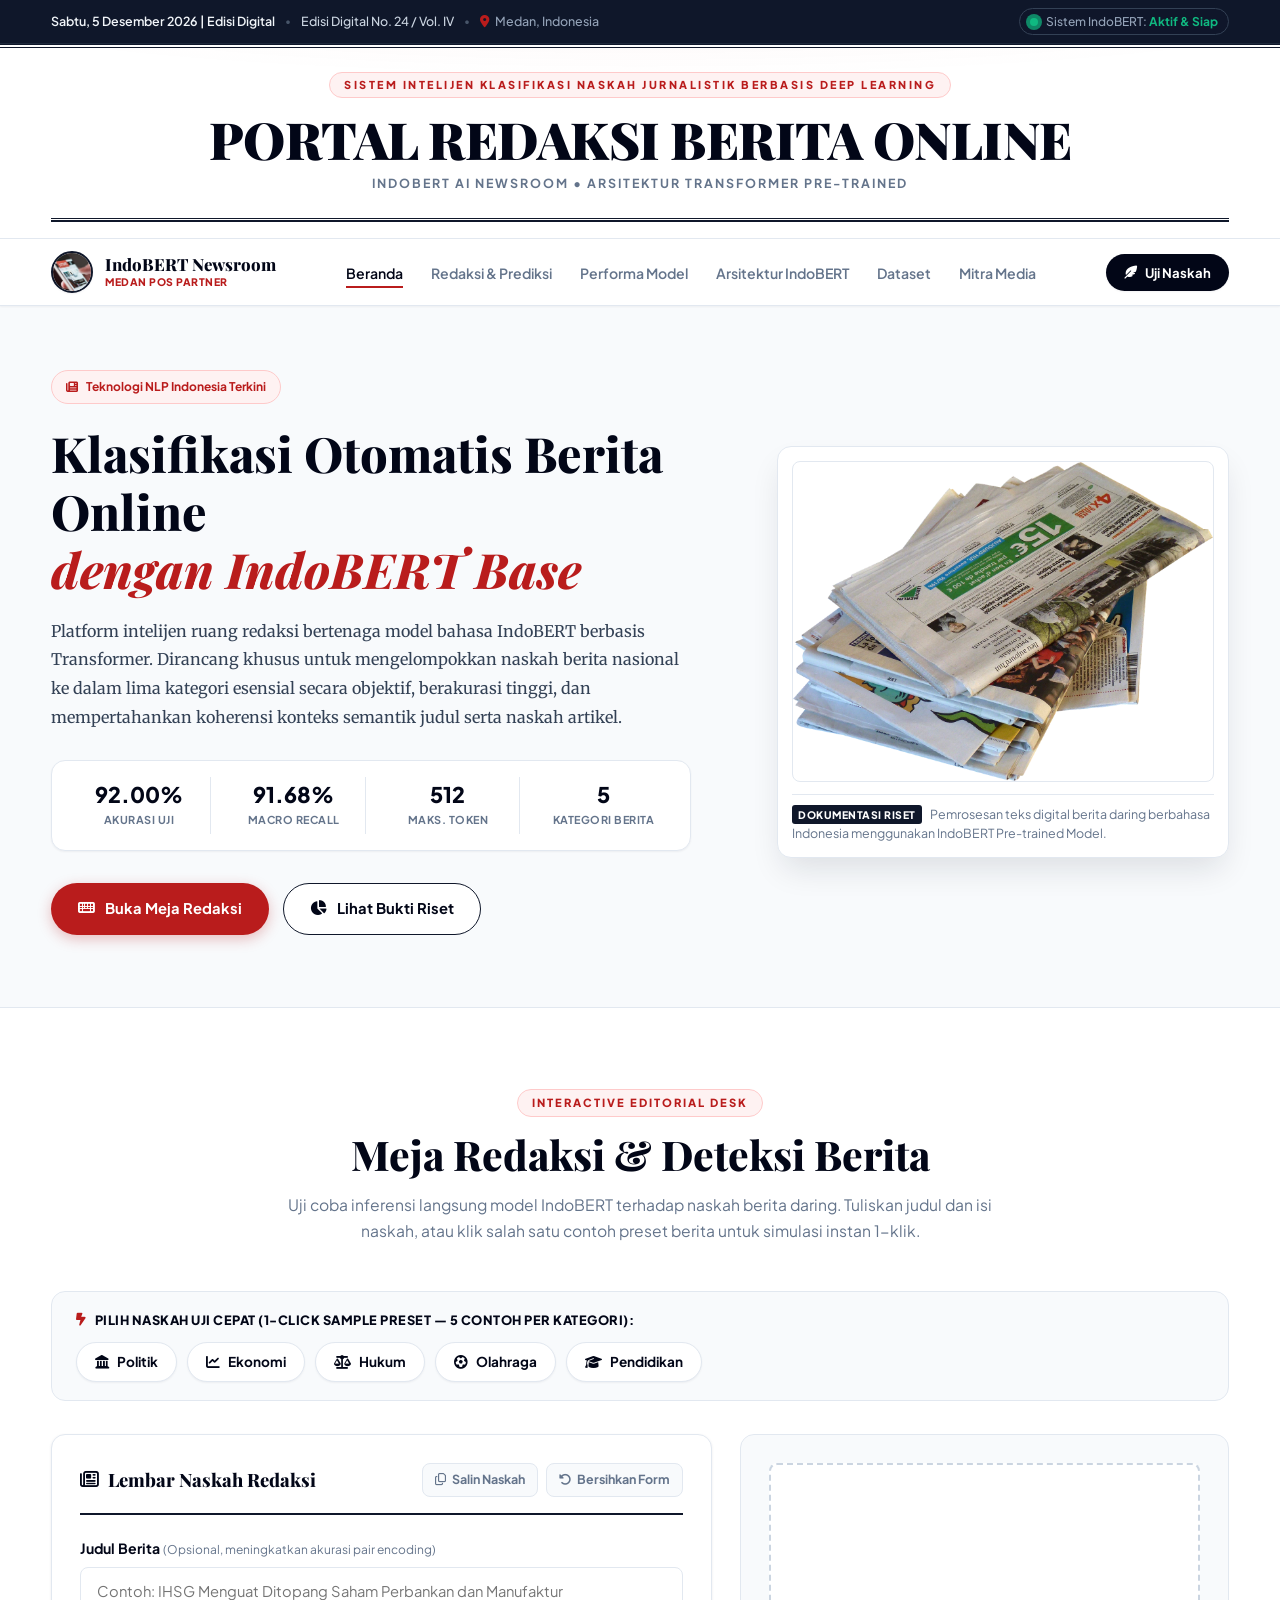
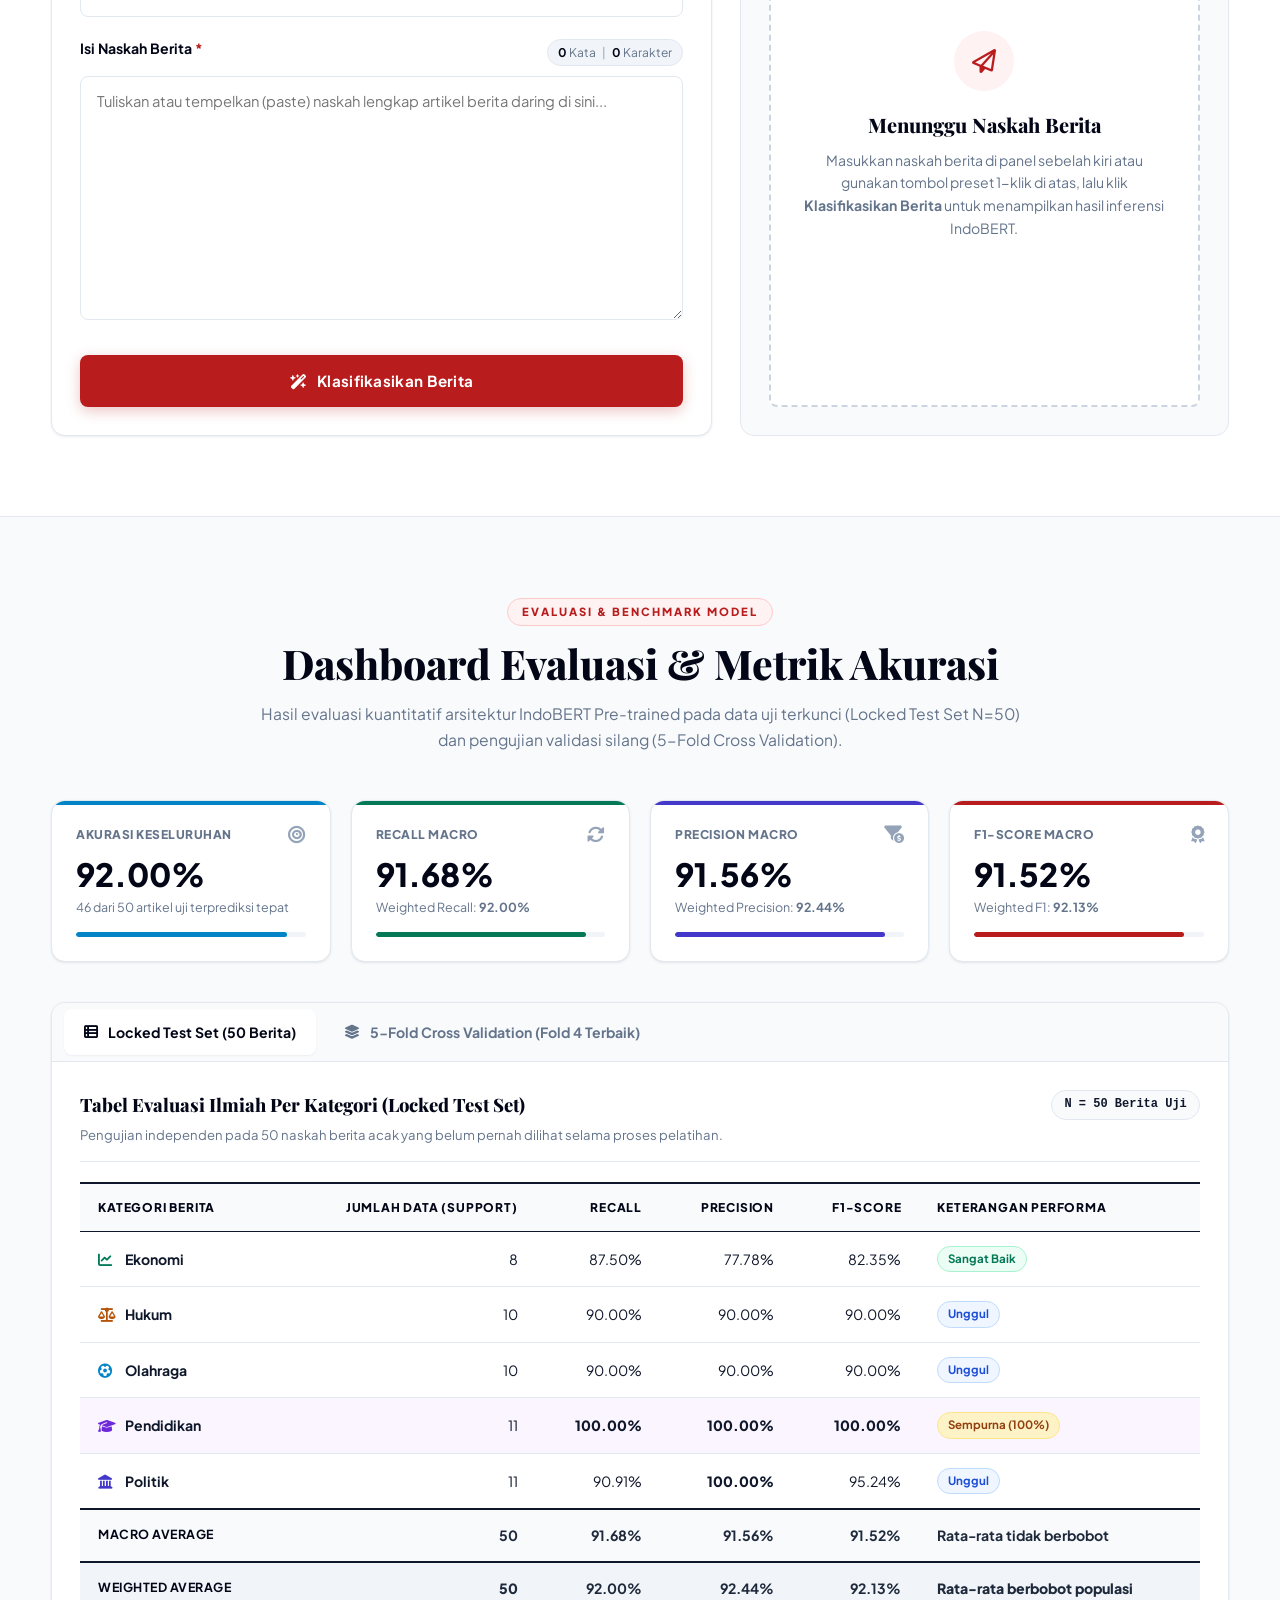
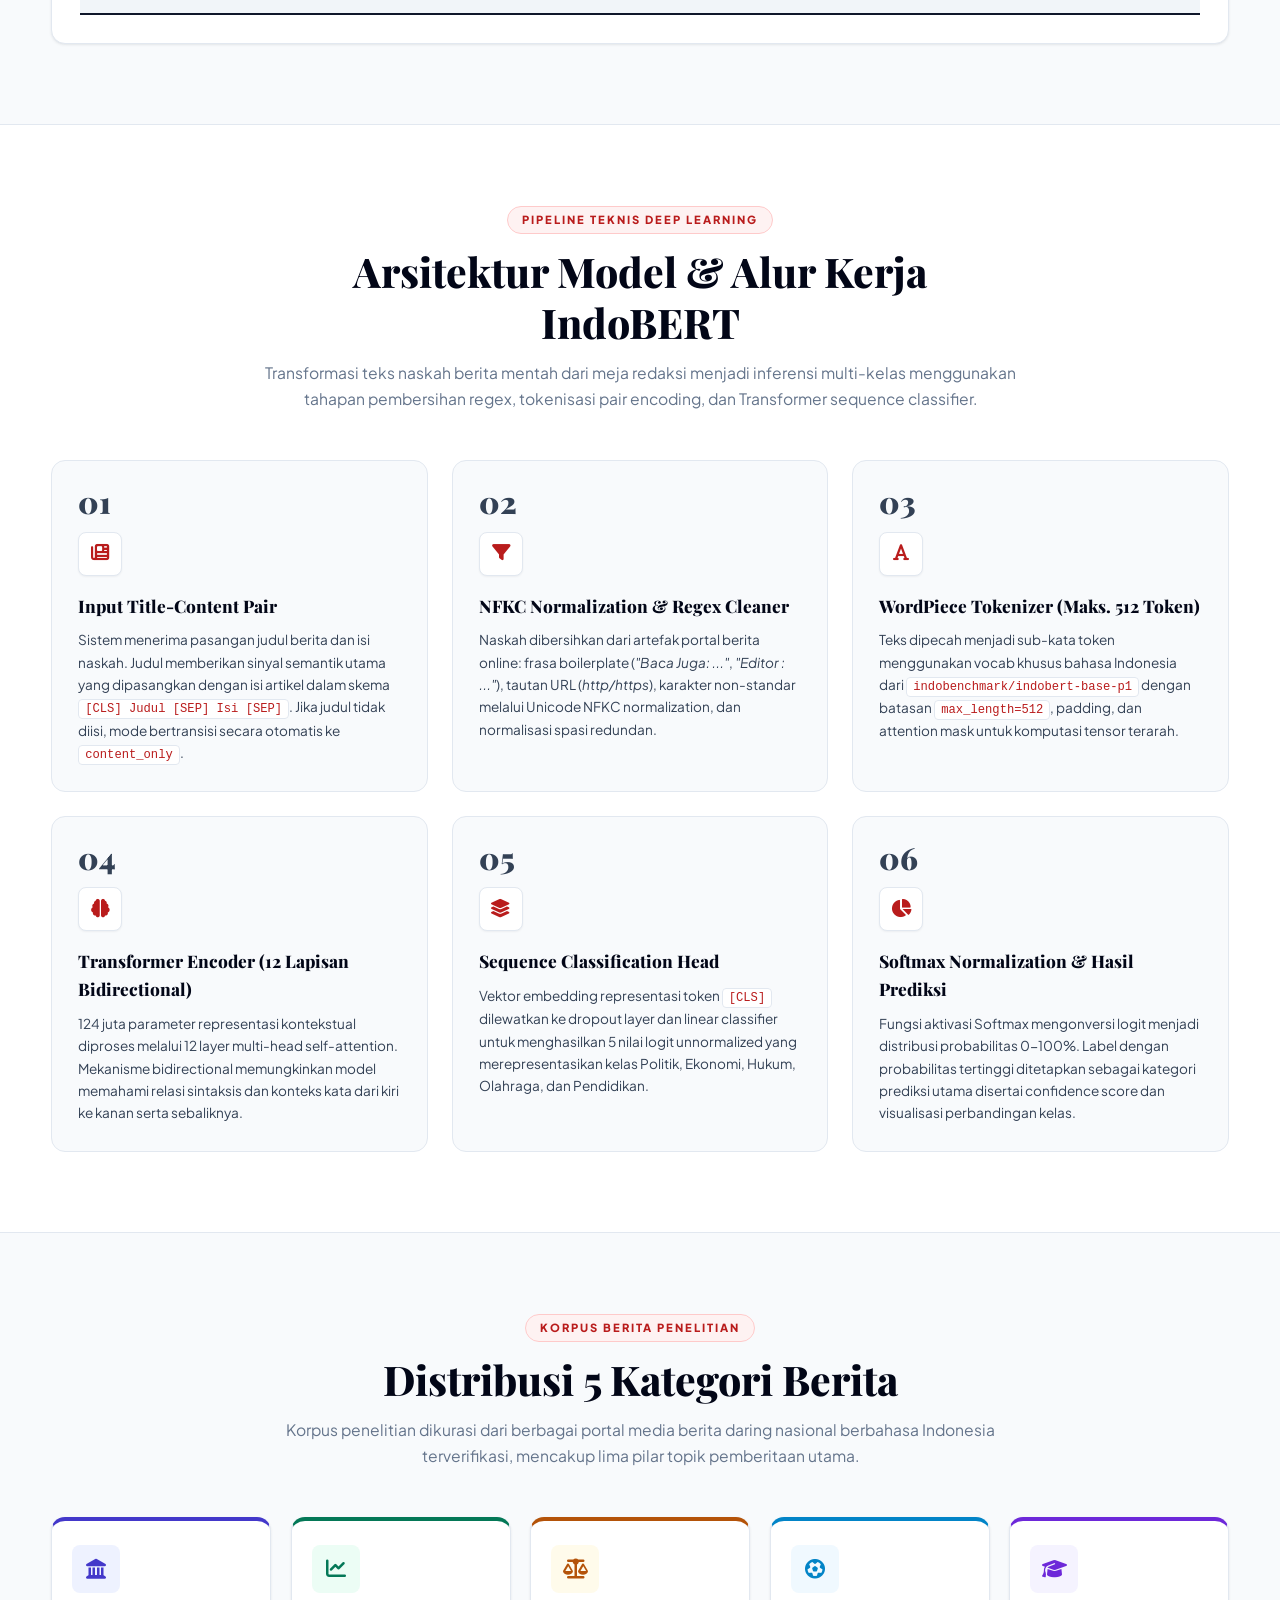
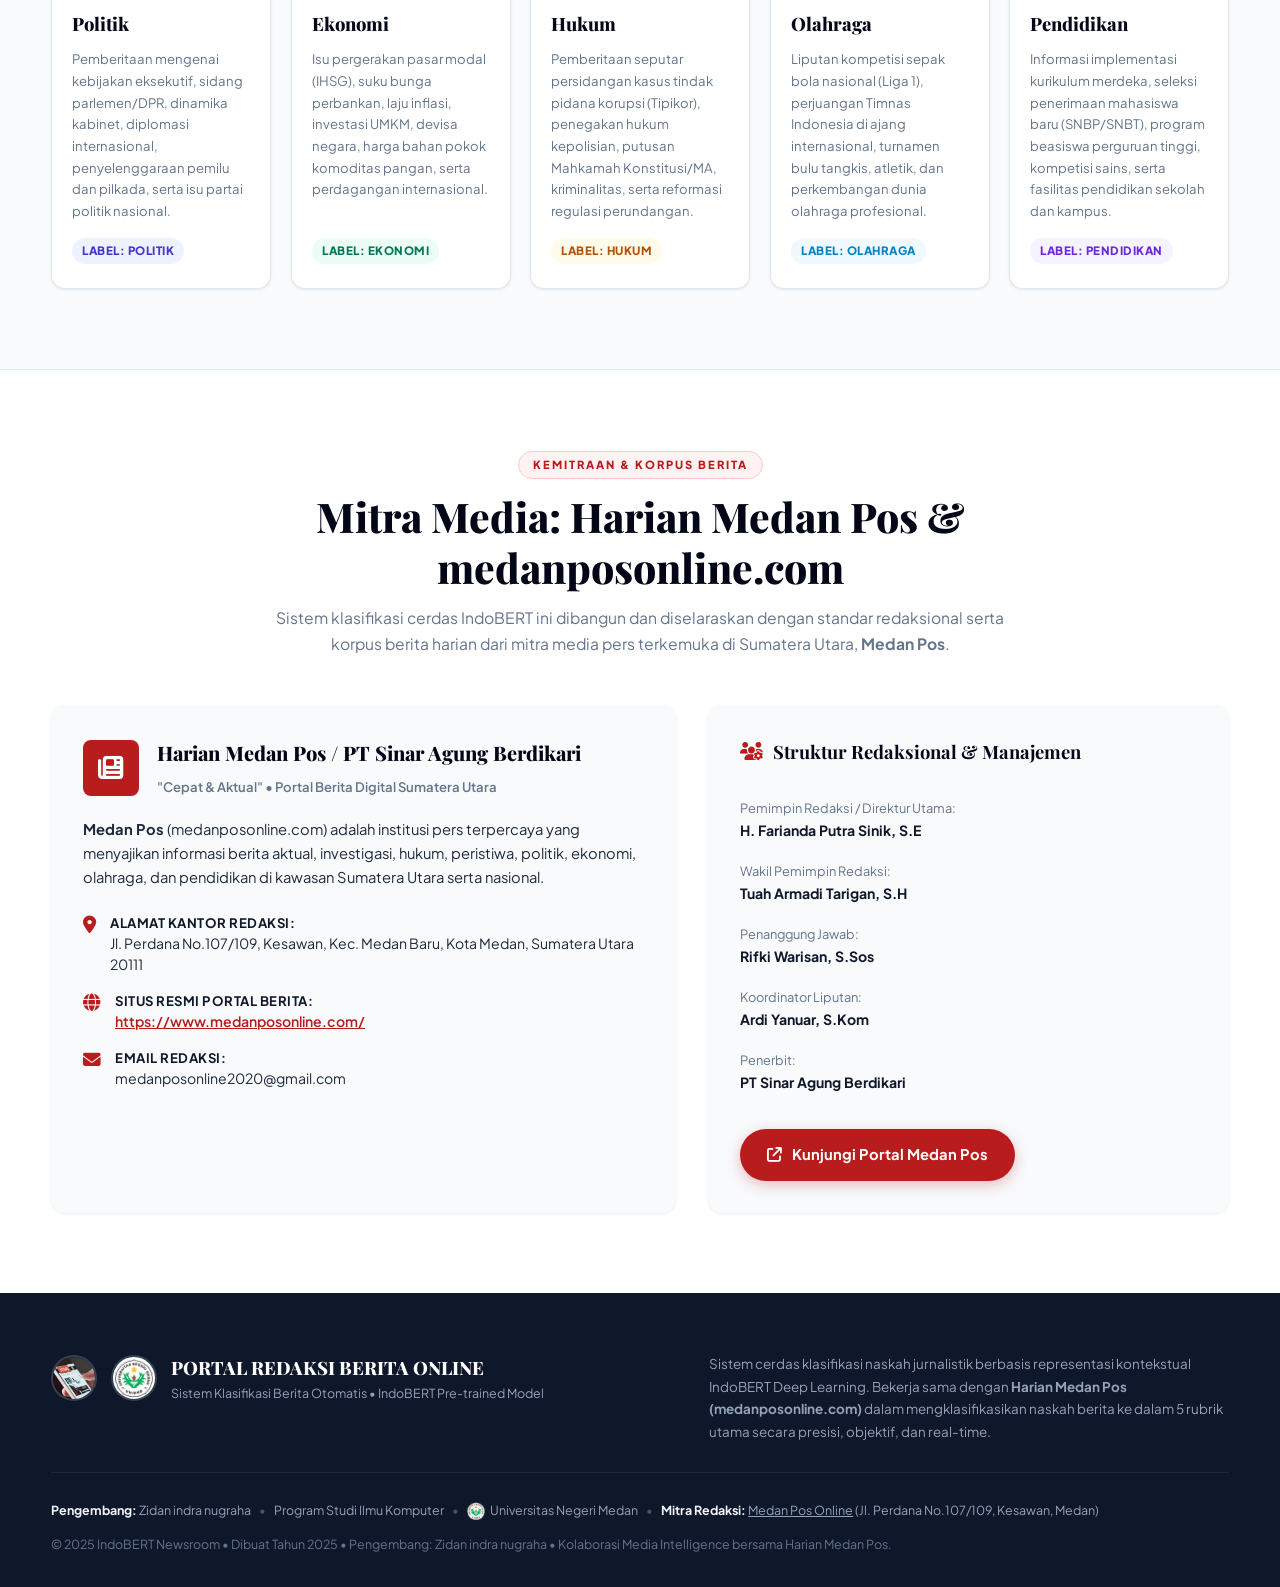
<file: index.html>
<!doctype html>
<html lang="id">
  <head>
    <meta charset="UTF-8" />
    <meta name="viewport" content="width=device-width, initial-scale=1.0" />
    <title>Portal Redaksi Berita Online | IndoBERT AI Newsroom</title>

    <!-- Google Fonts: Playfair Display (Tajuk Koran), Plus Jakarta Sans & Poppins (Editorial UI) -->
    <link rel="preconnect" href="https://fonts.googleapis.com" />
    <link rel="preconnect" href="https://fonts.gstatic.com" crossorigin />
    <link
      href="https://fonts.googleapis.com/css2?family=Playfair+Display:ital,wght@0,600;0,700;0,800;0,900;1,600&family=Plus+Jakarta+Sans:wght@300;400;500;600;700;800&family=Poppins:wght@300;400;500;600;700&display=swap"
      rel="stylesheet"
    />

    <!-- Font Awesome Icons -->
    <link
      rel="stylesheet"
      href="https://cdnjs.cloudflare.com/ajax/libs/font-awesome/6.7.2/css/all.min.css"
      integrity="sha512-Evv84Mr4kqVGRNSgIGL/F/aIDqQb7xQ2vcrdIwxfjThSH8CSR7PBEakCr51Ck+w+/U6swU2Im1vVX0SVk9ABhg=="
      crossorigin="anonymous"
      referrerpolicy="no-referrer"
    />

    <!-- Stylesheet -->
    <link rel="stylesheet" href="style.css" />
  </head>
  <body>
    <!-- ================= TOPBAR EDISI SURAT KABAR ================= -->
    <aside class="topbar-edisi" aria-label="Informasi Edisi Berita">
      <div class="container topbar-container">
        <div class="topbar-left">
          <span class="topbar-date" id="current-date">Rabu, 16 September 2026 | Edisi Digital</span>
          <span class="topbar-sep">&bull;</span>
          <span class="topbar-edition">Edisi Digital No. 24 / Vol. IV</span>
          <span class="topbar-sep">&bull;</span>
          <span class="topbar-loc"><i class="fa-solid fa-location-dot"></i> Medan, Indonesia</span>
        </div>
        <div class="topbar-right">
          <span class="ai-status">
            <span class="status-pulse" aria-hidden="true"></span>
            <span class="status-text">Sistem IndoBERT: <strong>Aktif & Siap</strong></span>
          </span>
        </div>
      </div>
    </aside>

    <!-- ================= MASTHEAD KORAN DIGITAL ================= -->
    <header class="masthead">
      <div class="container masthead-container">
        <div class="masthead-topline">
          <span class="tagline">SISTEM INTELIJEN KLASIFIKASI NASKAH JURNALISTIK BERBASIS DEEP LEARNING</span>
        </div>
        <div class="masthead-main">
          <div class="masthead-brand">
            <h1 class="newspaper-title">PORTAL REDAKSI BERITA ONLINE</h1>
            <p class="newspaper-subtitle">INDOBERT AI NEWSROOM &bull; ARSITEKTUR TRANSFORMER PRE-TRAINED</p>
          </div>
        </div>
        <div class="masthead-rule"></div>
      </div>
    </header>

    <!-- ================= NAVBAR ================= -->
    <nav class="navbar" id="site-navbar" aria-label="Navigasi Utama">
      <div class="container nav-container">
        <a href="#beranda" class="logo" aria-label="Beranda Portal Redaksi">
          <div class="logo-icon">
            <img src="LOGO.jpeg" alt="Logo Redaksi Berita" width="45" height="45" />
          </div>
          <div class="logo-text">
            <span class="logo-title">IndoBERT Newsroom</span>
            <span class="logo-badge">Medan Pos Partner</span>
          </div>
        </a>

        <ul class="menu" id="primary-menu">
          <li><a href="#beranda" class="menu-link active">Beranda</a></li>
          <li><a href="#redaksi" class="menu-link">Redaksi & Prediksi</a></li>
          <li><a href="#performa" class="menu-link">Performa Model</a></li>
          <li><a href="#arsitektur" class="menu-link">Arsitektur IndoBERT</a></li>
          <li><a href="#dataset" class="menu-link">Dataset</a></li>
          <li><a href="#mitra" class="menu-link">Mitra Media</a></li>
        </ul>

        <div class="nav-cta">
          <a href="#redaksi" class="btn-nav">
            <i class="fa-solid fa-feather-pointed" aria-hidden="true"></i>
            <span>Uji Naskah</span>
          </a>
        </div>
      </div>
    </nav>

    <!-- ================= MAIN CONTENT ================= -->
    <main>
      <!-- ================= HERO SECTION ================= -->
      <section class="beranda" id="beranda" aria-labelledby="hero-title">
        <div class="container hero-content">
          <div class="hero-text">
            <div class="badge-headline">
              <i class="fa-solid fa-newspaper" aria-hidden="true"></i>
              <span>Teknologi NLP Indonesia Terkini</span>
            </div>

            <h2 id="hero-title" class="hero-headline">
              Klasifikasi Otomatis Berita Online
              <span class="highlight">dengan IndoBERT Base</span>
            </h2>

            <p class="hero-description">
              Platform intelijen ruang redaksi bertenaga model bahasa IndoBERT berbasis Transformer. Dirancang khusus untuk
              mengelompokkan naskah berita nasional ke dalam lima kategori esensial secara objektif, berakurasi tinggi, dan
              mempertahankan koherensi konteks semantik judul serta naskah artikel.
            </p>

            <div class="hero-kpi-row">
              <div class="kpi-mini">
                <div class="kpi-mini-num">92.00%</div>
                <div class="kpi-mini-lbl">Akurasi Uji</div>
              </div>
              <div class="kpi-mini">
                <div class="kpi-mini-num">91.68%</div>
                <div class="kpi-mini-lbl">Macro Recall</div>
              </div>
              <div class="kpi-mini">
                <div class="kpi-mini-num">512</div>
                <div class="kpi-mini-lbl">Maks. Token</div>
              </div>
              <div class="kpi-mini">
                <div class="kpi-mini-num">5</div>
                <div class="kpi-mini-lbl">Kategori Berita</div>
              </div>
            </div>

            <div class="button-group">
              <a href="#redaksi" class="btn-primary">
                <i class="fa-solid fa-keyboard" aria-hidden="true"></i> Buka Meja Redaksi
              </a>
              <a href="#performa" class="btn-secondary">
                <i class="fa-solid fa-chart-pie" aria-hidden="true"></i> Lihat Bukti Riset
              </a>
            </div>
          </div>

          <div class="hero-image-col">
            <figure class="hero-figure">
              <div class="newspaper-frame">
                <img src="FotoKoran.png" alt="Ilustrasi Redaksi Berita Surat Kabar Nasional" />
                <figcaption class="hero-caption">
                  <span class="caption-tag">DOKUMENTASI RISET</span>
                  Pemrosesan teks digital berita daring berbahasa Indonesia menggunakan IndoBERT Pre-trained Model.
                </figcaption>
              </div>
            </figure>
          </div>
        </div>
      </section>

      <!-- ================= NEWSROOM EDITORIAL DESK (PREDIKSI) ================= -->
      <section class="redaksi" id="redaksi" aria-labelledby="newsroom-heading">
        <div class="container">
          <header class="section-title">
            <div class="section-badge">INTERACTIVE EDITORIAL DESK</div>
            <h2 id="newsroom-heading">Meja Redaksi & Deteksi Berita</h2>
            <p>
              Uji coba inferensi langsung model IndoBERT terhadap naskah berita daring. Tuliskan judul dan isi naskah, atau klik
              salah satu contoh preset berita untuk simulasi instan 1-klik.
            </p>
          </header>

          <!-- 1-Click Sample Presets -->
          <div class="preset-section" aria-label="Preset Naskah Berita">
            <div class="preset-label">
              <i class="fa-solid fa-bolt-lightning" aria-hidden="true"></i>
              <span>Pilih Naskah Uji Cepat (1-Click Sample Preset — 5 Contoh per Kategori):</span>
            </div>
            <div class="preset-group" role="group" aria-label="Kategori Preset Naskah">
              <button type="button" class="btn-preset btn-preset-politik" data-category="politik" data-preset="politik">
                <i class="fa-solid fa-landmark" aria-hidden="true"></i>
                <span>Politik</span>
              </button>
              <button type="button" class="btn-preset btn-preset-ekonomi" data-category="ekonomi" data-preset="ekonomi">
                <i class="fa-solid fa-chart-line" aria-hidden="true"></i>
                <span>Ekonomi</span>
              </button>
              <button type="button" class="btn-preset btn-preset-hukum" data-category="hukum" data-preset="hukum">
                <i class="fa-solid fa-scale-balanced" aria-hidden="true"></i>
                <span>Hukum</span>
              </button>
              <button type="button" class="btn-preset btn-preset-olahraga" data-category="olahraga" data-preset="olahraga">
                <i class="fa-solid fa-futbol" aria-hidden="true"></i>
                <span>Olahraga</span>
              </button>
              <button type="button" class="btn-preset btn-preset-pendidikan" data-category="pendidikan" data-preset="pendidikan">
                <i class="fa-solid fa-graduation-cap" aria-hidden="true"></i>
                <span>Pendidikan</span>
              </button>
            </div>
            <div class="preset-subgroup" id="preset-subgroup" aria-label="5 Variasi Sampel Berita" style="display: none;">
              <div class="preset-subgroup-header">
                <span id="preset-subgroup-title"><i class="fa-regular fa-newspaper"></i> Pilih Variasi Naskah:</span>
                <span style="font-size: 0.72rem; color: var(--ink-muted); text-transform: none; font-weight: normal;">Klik tombol untuk langsung memuat ke lembar editor</span>
              </div>
              <div class="preset-subgroup-items" id="preset-subgroup-items">
                <!-- Di-render dinamis oleh JavaScript -->
              </div>
            </div>
          </div>

          <!-- Newsroom Workspace Grid -->
          <div class="newsroom-grid">
            <!-- Form Input Redaksi -->
            <div class="editor-panel">
              <div class="panel-header">
                <div class="panel-title">
                  <i class="fa-regular fa-newspaper" aria-hidden="true"></i>
                  <span>Lembar Naskah Redaksi</span>
                </div>
                <div class="panel-tools">
                  <button type="button" id="btn-copy" class="btn-tool" title="Salin Naskah ke Clipboard">
                    <i class="fa-regular fa-copy" aria-hidden="true"></i>
                    <span>Salin Naskah</span>
                  </button>
                  <button type="button" id="btn-reset" class="btn-tool" title="Bersihkan Formulir">
                    <i class="fa-solid fa-rotate-left" aria-hidden="true"></i>
                    <span>Bersihkan Form</span>
                  </button>
                </div>
              </div>

              <form id="form-klasifikasi" class="editor-form" onsubmit="return false;">
                <!-- Input Judul -->
                <div class="form-group">
                  <label for="input-judul" class="form-label">
                    Judul Berita <span class="label-hint">(Opsional, meningkatkan akurasi pair encoding)</span>
                  </label>
                  <input
                    type="text"
                    id="input-judul"
                    name="judul"
                    class="form-control"
                    placeholder="Contoh: IHSG Menguat Ditopang Saham Perbankan dan Manufaktur"
                    autocomplete="off"
                  />
                </div>

                <!-- Input Isi Naskah -->
                <div class="form-group">
                  <div class="form-label-row">
                    <label for="input-isi" class="form-label">
                      Isi Naskah Berita <span class="label-required">*</span>
                    </label>
                    <div class="live-counter" aria-live="polite">
                      <span class="counter-item"><strong id="word-count">0</strong> Kata</span>
                      <span class="counter-sep">|</span>
                      <span class="counter-item"><strong id="char-count">0</strong> Karakter</span>
                    </div>
                  </div>
                  <textarea
                    id="input-isi"
                    name="isi"
                    class="form-control editor-textarea"
                    placeholder="Tuliskan atau tempelkan (paste) naskah lengkap artikel berita daring di sini..."
                    rows="9"
                    required
                  ></textarea>
                  <div id="input-feedback" class="input-feedback" style="display: none;" role="alert"></div>
                </div>

                <!-- Action Button -->
                <div class="form-actions">
                  <button type="button" id="btn-klasifikasi" class="btn-classify">
                    <span class="btn-spinner" aria-hidden="true" style="display: none;">
                      <i class="fa-solid fa-circle-notch fa-spin"></i>
                    </span>
                    <span class="btn-icon">
                      <i class="fa-solid fa-wand-magic-sparkles" aria-hidden="true"></i>
                    </span>
                    <span class="btn-text">Klasifikasikan Berita</span>
                  </button>
                </div>
              </form>
            </div>

            <!-- Result Card Container -->
            <div class="result-panel">
              <!-- Default Placeholder State -->
              <div id="result-placeholder" class="result-placeholder">
                <div class="placeholder-icon">
                  <i class="fa-regular fa-paper-plane" aria-hidden="true"></i>
                </div>
                <h3>Menunggu Naskah Berita</h3>
                <p>
                  Masukkan naskah berita di panel sebelah kiri atau gunakan tombol preset 1-klik di atas, lalu klik
                  <strong>Klasifikasikan Berita</strong> untuk menampilkan hasil inferensi IndoBERT.
                </p>
              </div>

              <!-- Real Result Container (Hidden Initially) -->
              <div id="result-container" class="result-card" style="display: none;">
                <div class="result-card-header">
                  <div class="result-headline-group">
                    <span class="result-label-kicker">KATEGORI PREDIKSI UTAMA</span>
                    <div class="result-badge-wrap">
                      <span id="result-category" class="result-badge">-</span>
                    </div>
                  </div>
                  <div class="result-confidence-box">
                    <span class="conf-title">Confidence Score</span>
                    <span id="result-confidence" class="conf-value">0.00%</span>
                  </div>
                </div>

                <!-- Confidence Meter Bar -->
                <div class="confidence-meter">
                  <div class="meter-bar-track">
                    <div id="confidence-meter-bar" class="meter-bar-fill" style="width: 0%;"></div>
                  </div>
                </div>

                <!-- 5-Category Probabilities -->
                <div class="probabilities-section">
                  <div class="prob-header">
                    <span class="prob-title">Distribusi Probabilitas (Softmax Logits)</span>
                    <span class="prob-note">5 Kelas Terdistribusi</span>
                  </div>

                  <div class="prob-list">
                    <!-- Politik -->
                    <div class="prob-row" data-cat="Politik">
                      <div class="prob-label">
                        <i class="fa-solid fa-landmark cat-icon-politik" aria-hidden="true"></i>
                        <span>Politik</span>
                      </div>
                      <div class="prob-bar-track">
                        <div id="bar-politik" class="prob-bar-fill bar-cat-politik" style="width: 0%;"></div>
                      </div>
                      <div class="prob-value" id="prob-politik">0.00%</div>
                    </div>

                    <!-- Ekonomi -->
                    <div class="prob-row" data-cat="Ekonomi">
                      <div class="prob-label">
                        <i class="fa-solid fa-chart-line cat-icon-ekonomi" aria-hidden="true"></i>
                        <span>Ekonomi</span>
                      </div>
                      <div class="prob-bar-track">
                        <div id="bar-ekonomi" class="prob-bar-fill bar-cat-ekonomi" style="width: 0%;"></div>
                      </div>
                      <div class="prob-value" id="prob-ekonomi">0.00%</div>
                    </div>

                    <!-- Hukum -->
                    <div class="prob-row" data-cat="Hukum">
                      <div class="prob-label">
                        <i class="fa-solid fa-scale-balanced cat-icon-hukum" aria-hidden="true"></i>
                        <span>Hukum</span>
                      </div>
                      <div class="prob-bar-track">
                        <div id="bar-hukum" class="prob-bar-fill bar-cat-hukum" style="width: 0%;"></div>
                      </div>
                      <div class="prob-value" id="prob-hukum">0.00%</div>
                    </div>

                    <!-- Olahraga -->
                    <div class="prob-row" data-cat="Olahraga">
                      <div class="prob-label">
                        <i class="fa-solid fa-futbol cat-icon-olahraga" aria-hidden="true"></i>
                        <span>Olahraga</span>
                      </div>
                      <div class="prob-bar-track">
                        <div id="bar-olahraga" class="prob-bar-fill bar-cat-olahraga" style="width: 0%;"></div>
                      </div>
                      <div class="prob-value" id="prob-olahraga">0.00%</div>
                    </div>

                    <!-- Pendidikan -->
                    <div class="prob-row" data-cat="Pendidikan">
                      <div class="prob-label">
                        <i class="fa-solid fa-graduation-cap cat-icon-pendidikan" aria-hidden="true"></i>
                        <span>Pendidikan</span>
                      </div>
                      <div class="prob-bar-track">
                        <div id="bar-pendidikan" class="prob-bar-fill bar-cat-pendidikan" style="width: 0%;"></div>
                      </div>
                      <div class="prob-value" id="prob-pendidikan">0.00%</div>
                    </div>
                  </div>
                </div>

                <!-- Inference Metadata Inspector -->
                <div class="meta-inspector">
                  <div class="meta-inspector-title">
                    <i class="fa-solid fa-microchip" aria-hidden="true"></i>
                    <span>Parameter Inferensi & Transparansi Model</span>
                  </div>
                  <div class="meta-grid">
                    <div class="meta-item">
                      <span class="meta-key">Panjang Token:</span>
                      <span class="meta-val"><strong id="meta-token-count">-</strong> / 512</span>
                    </div>
                    <div class="meta-item">
                      <span class="meta-key">Mode Input:</span>
                      <span class="meta-val" id="meta-input-mode">-</span>
                    </div>
                    <div class="meta-item">
                      <span class="meta-key">Komputasi Device:</span>
                      <span class="meta-val" id="meta-device">-</span>
                    </div>
                    <div class="meta-item">
                      <span class="meta-key">Latensi Inferensi:</span>
                      <span class="meta-val" id="meta-latency">-</span>
                    </div>
                  </div>
                </div>
              </div>
            </div>
          </div>
        </div>
      </section>

      <!-- ================= PERFORMANCE DASHBOARD ================= -->
      <section class="performa" id="performa" aria-labelledby="performa-heading">
        <div class="container">
          <header class="section-title">
            <div class="section-badge">EVALUASI & BENCHMARK MODEL</div>
            <h2 id="performa-heading">Dashboard Evaluasi & Metrik Akurasi</h2>
            <p>
              Hasil evaluasi kuantitatif arsitektur IndoBERT Pre-trained pada data uji terkunci (Locked Test Set N=50) dan
              pengujian validasi silang (5-Fold Cross Validation).
            </p>
          </header>

          <!-- 4 Primary KPI Highlight Cards -->
          <div class="kpi-grid">
            <div class="kpi-card highlight-accuracy">
              <div class="kpi-header">
                <span class="kpi-label">Akurasi Keseluruhan</span>
                <i class="fa-solid fa-bullseye kpi-icon" aria-hidden="true"></i>
              </div>
              <div class="kpi-number">92.00%</div>
              <div class="kpi-subtext">46 dari 50 artikel uji terprediksi tepat</div>
              <div class="kpi-progress">
                <div class="kpi-bar" style="width: 92%;"></div>
              </div>
            </div>

            <div class="kpi-card highlight-recall">
              <div class="kpi-header">
                <span class="kpi-label">Recall Macro</span>
                <i class="fa-solid fa-rotate kpi-icon" aria-hidden="true"></i>
              </div>
              <div class="kpi-number">91.68%</div>
              <div class="kpi-subtext">Weighted Recall: <strong>92.00%</strong></div>
              <div class="kpi-progress">
                <div class="kpi-bar" style="width: 91.68%;"></div>
              </div>
            </div>

            <div class="kpi-card highlight-precision">
              <div class="kpi-header">
                <span class="kpi-label">Precision Macro</span>
                <i class="fa-solid fa-filter-circle-dollar kpi-icon" aria-hidden="true"></i>
              </div>
              <div class="kpi-number">91.56%</div>
              <div class="kpi-subtext">Weighted Precision: <strong>92.44%</strong></div>
              <div class="kpi-progress">
                <div class="kpi-bar" style="width: 91.56%;"></div>
              </div>
            </div>

            <div class="kpi-card highlight-f1">
              <div class="kpi-header">
                <span class="kpi-label">F1-Score Macro</span>
                <i class="fa-solid fa-award kpi-icon" aria-hidden="true"></i>
              </div>
              <div class="kpi-number">91.52%</div>
              <div class="kpi-subtext">Weighted F1: <strong>92.13%</strong></div>
              <div class="kpi-progress">
                <div class="kpi-bar" style="width: 91.52%;"></div>
              </div>
            </div>
          </div>

          <!-- Tab Switcher (Locked Test Set vs 5-Fold CV) -->
          <div class="metrics-tab-wrapper">
            <div class="metrics-tab-nav" role="tablist" aria-label="Pilihan Evaluasi Model">
              <button
                type="button"
                class="tab-btn active"
                id="tab-btn-testset"
                role="tab"
                aria-selected="true"
                aria-controls="tab-pane-testset"
                data-tab="tab-pane-testset"
                data-target="tab-pane-testset"
              >
                <i class="fa-solid fa-table-list" aria-hidden="true"></i>
                <span>Locked Test Set (50 Berita)</span>
              </button>
              <button
                type="button"
                class="tab-btn"
                id="tab-btn-cv"
                role="tab"
                aria-selected="false"
                aria-controls="tab-pane-cv"
                data-tab="tab-pane-cv"
                data-target="tab-pane-cv"
              >
                <i class="fa-solid fa-layer-group" aria-hidden="true"></i>
                <span>5-Fold Cross Validation (Fold 4 Terbaik)</span>
              </button>
            </div>

            <!-- TAB PANE 1: LOCKED TEST SET TABLE -->
            <div class="tab-pane active" id="tab-pane-testset" role="tabpanel" aria-labelledby="tab-btn-testset">
              <div class="table-card">
                <div class="table-card-header">
                  <div>
                    <h3 class="table-title">Tabel Evaluasi Ilmiah Per Kategori (Locked Test Set)</h3>
                    <p class="table-caption">
                      Pengujian independen pada 50 naskah berita acak yang belum pernah dilihat selama proses pelatihan.
                    </p>
                  </div>
                  <div class="table-chip">N = 50 Berita Uji</div>
                </div>

                <div class="table-responsive">
                  <table class="scientific-table">
                    <thead>
                      <tr>
                        <th scope="col" class="th-cat">Kategori Berita</th>
                        <th scope="col" class="th-num">Jumlah Data (Support)</th>
                        <th scope="col" class="th-num">Recall</th>
                        <th scope="col" class="th-num">Precision</th>
                        <th scope="col" class="th-num">F1-Score</th>
                        <th scope="col" class="th-status">Keterangan Performa</th>
                      </tr>
                    </thead>
                    <tbody>
                      <tr>
                        <td class="td-cat">
                          <i class="fa-solid fa-chart-line cat-icon-ekonomi" aria-hidden="true"></i>
                          <strong>Ekonomi</strong>
                        </td>
                        <td class="td-num">8</td>
                        <td class="td-num">87.50%</td>
                        <td class="td-num">77.78%</td>
                        <td class="td-num">82.35%</td>
                        <td class="td-status"><span class="badge-status badge-good">Sangat Baik</span></td>
                      </tr>
                      <tr>
                        <td class="td-cat">
                          <i class="fa-solid fa-scale-balanced cat-icon-hukum" aria-hidden="true"></i>
                          <strong>Hukum</strong>
                        </td>
                        <td class="td-num">10</td>
                        <td class="td-num">90.00%</td>
                        <td class="td-num">90.00%</td>
                        <td class="td-num">90.00%</td>
                        <td class="td-status"><span class="badge-status badge-excellent">Unggul</span></td>
                      </tr>
                      <tr>
                        <td class="td-cat">
                          <i class="fa-solid fa-futbol cat-icon-olahraga" aria-hidden="true"></i>
                          <strong>Olahraga</strong>
                        </td>
                        <td class="td-num">10</td>
                        <td class="td-num">90.00%</td>
                        <td class="td-num">90.00%</td>
                        <td class="td-num">90.00%</td>
                        <td class="td-status"><span class="badge-status badge-excellent">Unggul</span></td>
                      </tr>
                      <tr class="row-highlight">
                        <td class="td-cat">
                          <i class="fa-solid fa-graduation-cap cat-icon-pendidikan" aria-hidden="true"></i>
                          <strong>Pendidikan</strong>
                        </td>
                        <td class="td-num">11</td>
                        <td class="td-num text-highlight">100.00%</td>
                        <td class="td-num text-highlight">100.00%</td>
                        <td class="td-num text-highlight">100.00%</td>
                        <td class="td-status"><span class="badge-status badge-perfect">Sempurna (100%)</span></td>
                      </tr>
                      <tr>
                        <td class="td-cat">
                          <i class="fa-solid fa-landmark cat-icon-politik" aria-hidden="true"></i>
                          <strong>Politik</strong>
                        </td>
                        <td class="td-num">11</td>
                        <td class="td-num">90.91%</td>
                        <td class="td-num text-highlight">100.00%</td>
                        <td class="td-num">95.24%</td>
                        <td class="td-status"><span class="badge-status badge-excellent">Unggul</span></td>
                      </tr>
                    </tbody>
                    <tfoot>
                      <tr class="tfoot-macro">
                        <th scope="row">Macro Average</th>
                        <td class="td-num">50</td>
                        <td class="td-num"><strong>91.68%</strong></td>
                        <td class="td-num"><strong>91.56%</strong></td>
                        <td class="td-num"><strong>91.52%</strong></td>
                        <td class="td-status">Rata-rata tidak berbobot</td>
                      </tr>
                      <tr class="tfoot-weighted">
                        <th scope="row">Weighted Average</th>
                        <td class="td-num">50</td>
                        <td class="td-num"><strong>92.00%</strong></td>
                        <td class="td-num"><strong>92.44%</strong></td>
                        <td class="td-num"><strong>92.13%</strong></td>
                        <td class="td-status">Rata-rata berbobot populasi</td>
                      </tr>
                    </tfoot>
                  </table>
                </div>
              </div>
            </div>

            <!-- TAB PANE 2: 5-FOLD CROSS VALIDATION -->
            <div class="tab-pane" id="tab-pane-cv" role="tabpanel" aria-labelledby="tab-btn-cv" style="display: none;">
              <div class="cv-card">
                <div class="cv-header">
                  <div>
                    <h3 class="cv-title">Hasil Pelatihan 5-Fold Cross Validation</h3>
                    <p class="cv-caption">
                      Model terbaik tersimpan pada <strong>Fold 4</strong> setelah 5 putaran validasi silang berulang dengan
                      stratifikasi proporsi label seimbang.
                    </p>
                  </div>
                  <span class="badge-best-fold"><i class="fa-solid fa-crown" aria-hidden="true"></i> Best Model: Fold 4</span>
                </div>

                <div class="cv-metrics-grid">
                  <div class="cv-metric-box">
                    <span class="cv-metric-lbl">Validation Accuracy</span>
                    <strong class="cv-metric-val">93.18%</strong>
                    <span class="cv-metric-note">Akurasi validasi tertinggi</span>
                  </div>
                  <div class="cv-metric-box">
                    <span class="cv-metric-lbl">Val Macro-Recall</span>
                    <strong class="cv-metric-val">93.20%</strong>
                    <span class="cv-metric-note">Daya tangkap per kelas merata</span>
                  </div>
                  <div class="cv-metric-box">
                    <span class="cv-metric-lbl">Val Macro-Precision</span>
                    <strong class="cv-metric-val">93.54%</strong>
                    <span class="cv-metric-note">Presisi prediksi kelas</span>
                  </div>
                  <div class="cv-metric-box">
                    <span class="cv-metric-lbl">Val Macro-F1</span>
                    <strong class="cv-metric-val">93.29%</strong>
                    <span class="cv-metric-note">Harmonic mean seimbang</span>
                  </div>
                  <div class="cv-metric-box highlight-loss">
                    <span class="cv-metric-lbl">Validation Loss</span>
                    <strong class="cv-metric-val loss-val">0.2070</strong>
                    <span class="cv-metric-note">Cross-entropy minimum konvergen</span>
                  </div>
                </div>

                <div class="cv-summary-callout">
                  <i class="fa-solid fa-circle-info" aria-hidden="true"></i>
                  <p>
                    Checkpoint model IndoBERT pada Fold 4 ini yang diekspor dan digunakan secara langsung pada web service
                    inferensi ini karena memiliki kestabilan loss (0.2070) dan generalisasi metrik F1-score di atas 93%.
                  </p>
                </div>
              </div>
            </div>
          </div>
        </div>
      </section>

      <!-- ================= ARSITEKTUR & ALUR KERJA ================= -->
      <section class="arsitektur" id="arsitektur" aria-labelledby="arsitektur-heading">
        <div class="container">
          <header class="section-title">
            <div class="section-badge">PIPELINE TEKNIS DEEP LEARNING</div>
            <h2 id="arsitektur-heading">Arsitektur Model & Alur Kerja IndoBERT</h2>
            <p>
              Transformasi teks naskah berita mentah dari meja redaksi menjadi inferensi multi-kelas menggunakan tahapan
              pembersihan regex, tokenisasi pair encoding, dan Transformer sequence classifier.
            </p>
          </header>

          <div class="pipeline-timeline">
            <!-- STEP 1 -->
            <div class="pipeline-card">
              <div class="pipeline-num">01</div>
              <div class="pipeline-icon">
                <i class="fa-solid fa-newspaper" aria-hidden="true"></i>
              </div>
              <div class="pipeline-body">
                <h3>Input Title-Content Pair</h3>
                <p>
                  Sistem menerima pasangan judul berita dan isi naskah. Judul memberikan sinyal semantik utama yang dipasangkan
                  dengan isi artikel dalam skema <code>[CLS] Judul [SEP] Isi [SEP]</code>. Jika judul tidak diisi, mode bertransisi
                  secara otomatis ke <code>content_only</code>.
                </p>
              </div>
            </div>

            <!-- STEP 2 -->
            <div class="pipeline-card">
              <div class="pipeline-num">02</div>
              <div class="pipeline-icon">
                <i class="fa-solid fa-filter" aria-hidden="true"></i>
              </div>
              <div class="pipeline-body">
                <h3>NFKC Normalization & Regex Cleaner</h3>
                <p>
                  Naskah dibersihkan dari artefak portal berita online: frasa boilerplate (<em>"Baca Juga: ..."</em>,
                  <em>"Editor : ..."</em>), tautan URL (<em>http/https</em>), karakter non-standar melalui Unicode NFKC
                  normalization, dan normalisasi spasi redundan.
                </p>
              </div>
            </div>

            <!-- STEP 3 -->
            <div class="pipeline-card">
              <div class="pipeline-num">03</div>
              <div class="pipeline-icon">
                <i class="fa-solid fa-font" aria-hidden="true"></i>
              </div>
              <div class="pipeline-body">
                <h3>WordPiece Tokenizer (Maks. 512 Token)</h3>
                <p>
                  Teks dipecah menjadi sub-kata token menggunakan vocab khusus bahasa Indonesia dari
                  <code>indobenchmark/indobert-base-p1</code> dengan batasan <code>max_length=512</code>, padding, dan attention
                  mask untuk komputasi tensor terarah.
                </p>
              </div>
            </div>

            <!-- STEP 4 -->
            <div class="pipeline-card">
              <div class="pipeline-num">04</div>
              <div class="pipeline-icon">
                <i class="fa-solid fa-brain" aria-hidden="true"></i>
              </div>
              <div class="pipeline-body">
                <h3>Transformer Encoder (12 Lapisan Bidirectional)</h3>
                <p>
                  124 juta parameter representasi kontekstual diproses melalui 12 layer multi-head self-attention. Mekanisme
                  bidirectional memungkinkan model memahami relasi sintaksis dan konteks kata dari kiri ke kanan serta sebaliknya.
                </p>
              </div>
            </div>

            <!-- STEP 5 -->
            <div class="pipeline-card">
              <div class="pipeline-num">05</div>
              <div class="pipeline-icon">
                <i class="fa-solid fa-layer-group" aria-hidden="true"></i>
              </div>
              <div class="pipeline-body">
                <h3>Sequence Classification Head</h3>
                <p>
                  Vektor embedding representasi token <code>[CLS]</code> dilewatkan ke dropout layer dan linear classifier untuk
                  menghasilkan 5 nilai logit unnormalized yang merepresentasikan kelas Politik, Ekonomi, Hukum, Olahraga, dan
                  Pendidikan.
                </p>
              </div>
            </div>

            <!-- STEP 6 -->
            <div class="pipeline-card">
              <div class="pipeline-num">06</div>
              <div class="pipeline-icon">
                <i class="fa-solid fa-chart-pie" aria-hidden="true"></i>
              </div>
              <div class="pipeline-body">
                <h3>Softmax Normalization & Hasil Prediksi</h3>
                <p>
                  Fungsi aktivasi Softmax mengonversi logit menjadi distribusi probabilitas 0-100%. Label dengan probabilitas
                  tertinggi ditetapkan sebagai kategori prediksi utama disertai confidence score dan visualisasi perbandingan kelas.
                </p>
              </div>
            </div>
          </div>
        </div>
      </section>

      <!-- ================= DATASET ================= -->
      <section class="dataset" id="dataset" aria-labelledby="dataset-heading">
        <div class="container">
          <header class="section-title">
            <div class="section-badge">KORPUS BERITA PENELITIAN</div>
            <h2 id="dataset-heading">Distribusi 5 Kategori Berita</h2>
            <p>
              Korpus penelitian dikurasi dari berbagai portal media berita daring nasional berbahasa Indonesia terverifikasi,
              mencakup lima pilar topik pemberitaan utama.
            </p>
          </header>

          <div class="dataset-grid">
            <article class="dataset-card card-politik">
              <div class="dataset-card-icon">
                <i class="fa-solid fa-landmark" aria-hidden="true"></i>
              </div>
              <h3>Politik</h3>
              <p>
                Pemberitaan mengenai kebijakan eksekutif, sidang parlemen/DPR, dinamika kabinet, diplomasi internasional,
                penyelenggaraan pemilu dan pilkada, serta isu partai politik nasional.
              </p>
              <div class="dataset-footer-tag">Label: Politik</div>
            </article>

            <article class="dataset-card card-ekonomi">
              <div class="dataset-card-icon">
                <i class="fa-solid fa-chart-line" aria-hidden="true"></i>
              </div>
              <h3>Ekonomi</h3>
              <p>
                Isu pergerakan pasar modal (IHSG), suku bunga perbankan, laju inflasi, investasi UMKM, devisa negara, harga bahan
                pokok komoditas pangan, serta perdagangan internasional.
              </p>
              <div class="dataset-footer-tag">Label: Ekonomi</div>
            </article>

            <article class="dataset-card card-hukum">
              <div class="dataset-card-icon">
                <i class="fa-solid fa-scale-balanced" aria-hidden="true"></i>
              </div>
              <h3>Hukum</h3>
              <p>
                Pemberitaan seputar persidangan kasus tindak pidana korupsi (Tipikor), penegakan hukum kepolisian, putusan Mahkamah
                Konstitusi/MA, kriminalitas, serta reformasi regulasi perundangan.
              </p>
              <div class="dataset-footer-tag">Label: Hukum</div>
            </article>

            <article class="dataset-card card-olahraga">
              <div class="dataset-card-icon">
                <i class="fa-solid fa-futbol" aria-hidden="true"></i>
              </div>
              <h3>Olahraga</h3>
              <p>
                Liputan kompetisi sepak bola nasional (Liga 1), perjuangan Timnas Indonesia di ajang internasional, turnamen bulu
                tangkis, atletik, dan perkembangan dunia olahraga profesional.
              </p>
              <div class="dataset-footer-tag">Label: Olahraga</div>
            </article>

            <article class="dataset-card card-pendidikan">
              <div class="dataset-card-icon">
                <i class="fa-solid fa-graduation-cap" aria-hidden="true"></i>
              </div>
              <h3>Pendidikan</h3>
              <p>
                Informasi implementasi kurikulum merdeka, seleksi penerimaan mahasiswa baru (SNBP/SNBT), program beasiswa perguruan
                tinggi, kompetisi sains, serta fasilitas pendidikan sekolah dan kampus.
              </p>
              <div class="dataset-footer-tag">Label: Pendidikan</div>
            </article>
          </div>
        </div>
      </section>
      <!-- ================= MITRA MEDAN POS ================= -->
      <section class="mitra-section" id="mitra" aria-labelledby="mitra-heading">
        <div class="container">
          <header class="section-title">
            <div class="section-badge">KEMITRAAN & KORPUS BERITA</div>
            <h2 id="mitra-heading">Mitra Media: Harian Medan Pos & medanposonline.com</h2>
            <p>
              Sistem klasifikasi cerdas IndoBERT ini dibangun dan diselaraskan dengan standar redaksional serta korpus berita harian
              dari mitra media pers terkemuka di Sumatera Utara, <strong>Medan Pos</strong>.
            </p>
          </header>

          <div class="mitra-grid">
            <div class="mitra-info-card">
              <div class="mitra-header">
                <div class="mitra-logo-wrap">
                  <i class="fa-solid fa-newspaper mitra-icon"></i>
                </div>
                <div>
                  <h3 class="mitra-name">Harian Medan Pos / PT Sinar Agung Berdikari</h3>
                  <span class="mitra-tagline">"Cepat & Aktual" &bull; Portal Berita Digital Sumatera Utara</span>
                </div>
              </div>
              <p class="mitra-desc">
                <strong>Medan Pos</strong> (medanposonline.com) adalah institusi pers terpercaya yang menyajikan informasi berita aktual,
                investigasi, hukum, peristiwa, politik, ekonomi, olahraga, dan pendidikan di kawasan Sumatera Utara serta nasional.
              </p>
              <div class="mitra-meta-list">
                <div class="mitra-meta-item">
                  <i class="fa-solid fa-location-dot"></i>
                  <div>
                    <strong>Alamat Kantor Redaksi:</strong>
                    <span>Jl. Perdana No.107/109, Kesawan, Kec. Medan Baru, Kota Medan, Sumatera Utara 20111</span>
                  </div>
                </div>
                <div class="mitra-meta-item">
                  <i class="fa-solid fa-globe"></i>
                  <div>
                    <strong>Situs Resmi Portal Berita:</strong>
                    <a href="https://www.medanposonline.com/" target="_blank" rel="noopener noreferrer">https://www.medanposonline.com/</a>
                  </div>
                </div>
                <div class="mitra-meta-item">
                  <i class="fa-solid fa-envelope"></i>
                  <div>
                    <strong>Email Redaksi:</strong>
                    <span>medanposonline2020@gmail.com</span>
                  </div>
                </div>
              </div>
            </div>

            <div class="mitra-detail-card">
              <h4 class="mitra-subheading"><i class="fa-solid fa-users-gear"></i> Struktur Redaksional & Manajemen</h4>
              <ul class="mitra-team-list">
                <li><span>Pemimpin Redaksi / Direktur Utama:</span> <strong>H. Farianda Putra Sinik, S.E</strong></li>
                <li><span>Wakil Pemimpin Redaksi:</span> <strong>Tuah Armadi Tarigan, S.H</strong></li>
                <li><span>Penanggung Jawab:</span> <strong>Rifki Warisan, S.Sos</strong></li>
                <li><span>Koordinator Liputan:</span> <strong>Ardi Yanuar, S.Kom</strong></li>
                <li><span>Penerbit:</span> <strong>PT Sinar Agung Berdikari</strong></li>
              </ul>
              <div class="mitra-action">
                <a href="https://www.medanposonline.com/" target="_blank" rel="noopener noreferrer" class="btn btn-primary">
                  <i class="fa-solid fa-arrow-up-right-from-square"></i> Kunjungi Portal Medan Pos
                </a>
              </div>
            </div>
          </div>
        </div>
      </section>
    </main>

    <!-- ================= FOOTER ================= -->
    <footer class="footer" id="footer" aria-label="Informasi Footer & Hak Cipta">
      <div class="container">
        <div class="footer-masthead">
          <div class="footer-logo">
            <div class="footer-logo-icon footer-logo-main">
              <img src="LOGO.jpeg" alt="Logo IndoBERT Newsroom" width="48" height="48" />
            </div>
            <div class="footer-logo-icon footer-logo-unimed" style="background: #ffffff; padding: 2px;">
              <img src="img/Lambang_Universitas_Negeri_Medan.png" alt="Logo Universitas Negeri Medan" width="48" height="48" style="object-fit: contain;" />
            </div>
            <div>
              <h3 class="footer-brand-title">PORTAL REDAKSI BERITA ONLINE</h3>
              <p class="footer-brand-sub">Sistem Klasifikasi Berita Otomatis &bull; IndoBERT Pre-trained Model</p>
            </div>
          </div>
          <p class="footer-desc">
            Sistem cerdas klasifikasi naskah jurnalistik berbasis representasi kontekstual IndoBERT Deep Learning.
            Bekerja sama dengan <strong>Harian Medan Pos (medanposonline.com)</strong> dalam mengklasifikasikan naskah berita
            ke dalam 5 rubrik utama secara presisi, objektif, dan real-time.
          </p>
        </div>

        <hr class="footer-sep" />

        <div class="footer-bottom">
          <div class="academic-info">
            <span><strong>Pengembang:</strong> <span id="footer-dev-name">Zidan indra nugraha</span></span>
            <span class="sep">&bull;</span>
            <span id="footer-dev-program">Program Studi Ilmu Komputer</span>
            <span class="sep">&bull;</span>
            <span style="display: inline-flex; align-items: center; gap: 5px;"><img src="img/Lambang_Universitas_Negeri_Medan.png" alt="Logo UNIMED" width="18" height="18" style="object-fit: contain; vertical-align: middle;" /><span id="footer-dev-inst">Universitas Negeri Medan</span></span>
            <span class="sep">&bull;</span>
            <span><strong>Mitra Redaksi:</strong> <a href="https://www.medanposonline.com/" target="_blank" rel="noopener noreferrer" style="color: inherit; text-decoration: underline;">Medan Pos Online</a> (Jl. Perdana No.107/109, Kesawan, Medan)</span>
          </div>
          <div class="copyright">
            &copy; 2025 IndoBERT Newsroom &bull; Dibuat Tahun 2025 &bull; Pengembang: Zidan indra nugraha &bull; Kolaborasi Media Intelligence bersama Harian Medan Pos.
          </div>
        </div>
      </div>
    </footer>

    <!-- Client-side Logic Script -->
    <script src="script.js"></script>
  </body>
</html>
</file>
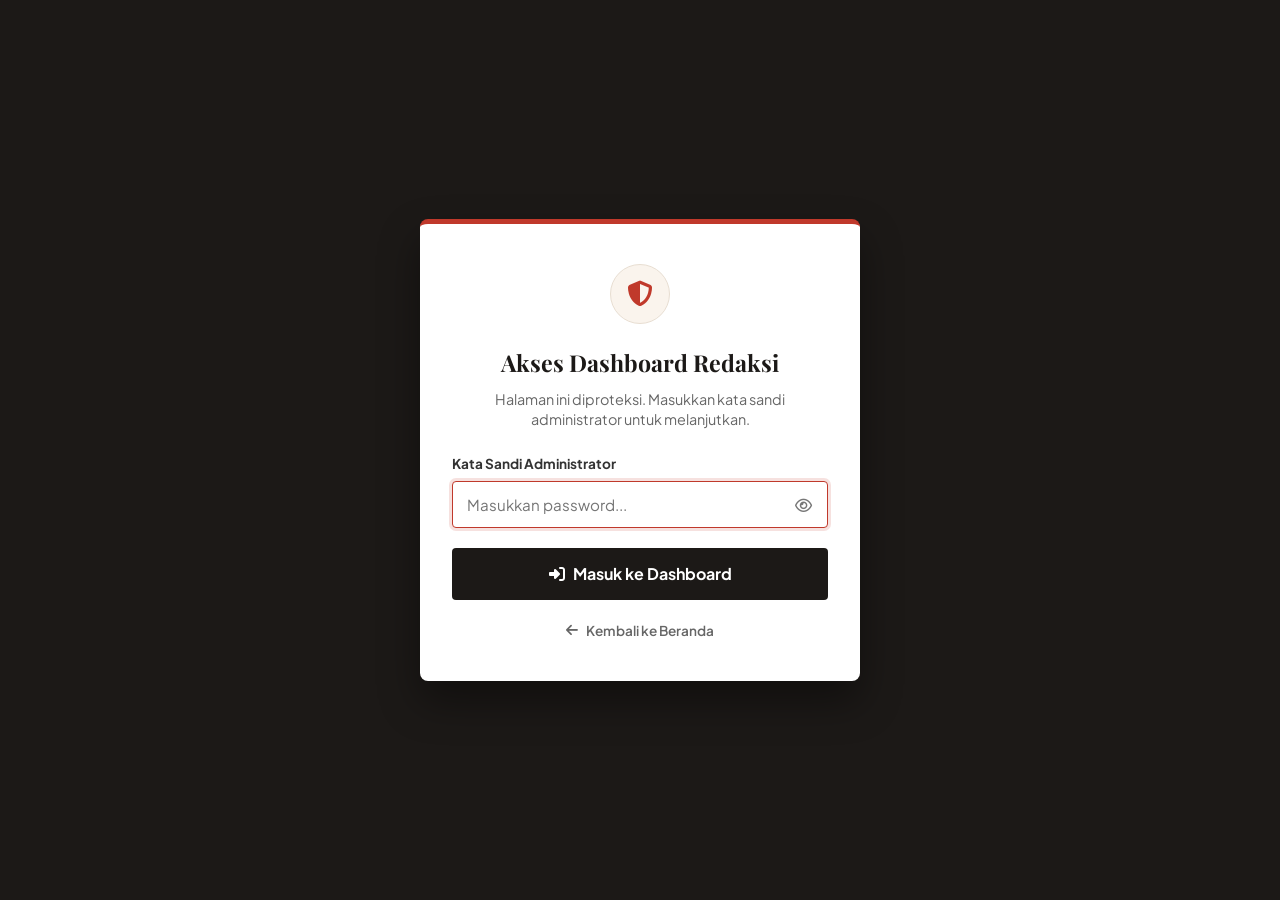
<file: admin.html>
<!DOCTYPE html>
<html lang="id">
  <head>
    <meta charset="UTF-8" />
    <meta name="viewport" content="width=device-width, initial-scale=1.0" />
    <title>Panel Pengaturan Konten Portal | IndoBERT Editorial Admin</title>
    <meta name="description" content="Dashboard Pengaturan Konten Portal Redaksi Berita Online IndoBERT Newsroom" />
    <link rel="icon" type="image/jpeg" href="LOGO.jpeg" />
    <link rel="preconnect" href="https://fonts.googleapis.com" />
    <link rel="preconnect" href="https://fonts.gstatic.com" crossorigin />
    <link
      href="https://fonts.googleapis.com/css2?family=Plus+Jakarta+Sans:wght@400;500;600;700;800&family=Playfair+Display:ital,wght@0,600;0,700;0,900;1,600&display=swap"
      rel="stylesheet"
    />
    <link
      rel="stylesheet"
      href="https://cdnjs.cloudflare.com/ajax/libs/font-awesome/6.5.1/css/all.min.css"
      crossorigin="anonymous"
      referrerpolicy="no-referrer"
    />
    <link rel="stylesheet" href="style.css" />
    <style>
      /* Admin Dashboard Specific Styles */
      body.admin-body {
        background-color: var(--bg-paper, #f4efe6);
        color: var(--text-dark, #1c1917);
        min-height: 100vh;
      }
      .admin-header {
        background: #1c1917;
        color: #fff;
        padding: 1rem 0;
        border-bottom: 3px solid var(--accent-red, #c0392b);
      }
      .admin-nav {
        display: flex;
        justify-content: space-between;
        align-items: center;
      }
      .admin-brand {
        display: flex;
        align-items: center;
        gap: 0.75rem;
      }
      .admin-brand h2 {
        font-family: var(--font-headline, 'Playfair Display', serif);
        font-size: 1.35rem;
        margin: 0;
        color: #fff;
      }
      .admin-badge {
        background: var(--accent-red, #c0392b);
        color: #fff;
        font-size: 0.7rem;
        padding: 0.2rem 0.6rem;
        border-radius: 3px;
        font-weight: 700;
        letter-spacing: 1px;
        text-transform: uppercase;
      }
      .admin-container {
        max-width: 1200px;
        margin: 2rem auto;
        padding: 0 1.5rem;
      }
      .admin-grid {
        display: grid;
        grid-template-columns: 260px 1fr;
        gap: 2rem;
      }
      @media (max-width: 900px) {
        .admin-grid {
          grid-template-columns: 1fr;
        }
      }
      .admin-sidebar {
        background: #fff;
        border: 1px solid var(--border-light, #d7ccc8);
        border-radius: 6px;
        padding: 1.25rem;
        box-shadow: 0 4px 12px rgba(0,0,0,0.04);
        height: fit-content;
      }
      .admin-sidebar-menu {
        list-style: none;
        padding: 0;
        margin: 0;
        display: flex;
        flex-direction: column;
        gap: 0.5rem;
      }
      .admin-menu-btn {
        width: 100%;
        text-align: left;
        background: none;
        border: none;
        padding: 0.75rem 1rem;
        border-radius: 4px;
        font-family: var(--font-body, inherit);
        font-size: 0.95rem;
        font-weight: 600;
        color: var(--text-dark, #1c1917);
        cursor: pointer;
        display: flex;
        align-items: center;
        gap: 0.75rem;
        transition: all 0.2s ease;
      }
      .admin-menu-btn:hover,
      .admin-menu-btn.active {
        background: var(--bg-card, #faf6f0);
        color: var(--accent-red, #c0392b);
        border-left: 4px solid var(--accent-red, #c0392b);
      }
      .admin-main {
        background: #fff;
        border: 1px solid var(--border-light, #d7ccc8);
        border-radius: 6px;
        padding: 2rem;
        box-shadow: 0 4px 12px rgba(0,0,0,0.04);
      }
      .admin-section-title {
        font-family: var(--font-headline, 'Playfair Display', serif);
        font-size: 1.5rem;
        margin-top: 0;
        margin-bottom: 0.5rem;
        color: #1c1917;
        border-bottom: 2px solid #1c1917;
        padding-bottom: 0.5rem;
      }
      .admin-section-sub {
        color: #666;
        font-size: 0.9rem;
        margin-bottom: 1.5rem;
      }
      .form-group {
        margin-bottom: 1.25rem;
      }
      .form-group label {
        display: block;
        font-weight: 700;
        font-size: 0.9rem;
        margin-bottom: 0.4rem;
        color: #1c1917;
      }
      .form-control {
        width: 100%;
        padding: 0.65rem 0.85rem;
        font-family: var(--font-body, inherit);
        font-size: 0.95rem;
        border: 1px solid #ccc;
        border-radius: 4px;
        box-sizing: border-box;
      }
      .form-control:focus {
        border-color: var(--accent-red, #c0392b);
        outline: none;
        box-shadow: 0 0 0 3px rgba(192, 57, 43, 0.15);
      }
      textarea.form-control {
        min-height: 90px;
        resize: vertical;
      }
      .admin-img-preview {
        display: flex;
        align-items: center;
        gap: 1.5rem;
        margin-top: 0.75rem;
        padding: 0.75rem;
        background: var(--bg-card, #faf6f0);
        border: 1px dashed #bbb;
        border-radius: 4px;
      }
      .preview-box {
        max-width: 140px;
        max-height: 100px;
        object-fit: contain;
        border: 1px solid #ddd;
        background: #fff;
      }
      .admin-btn-bar {
        display: flex;
        gap: 1rem;
        margin-top: 2rem;
        padding-top: 1.25rem;
        border-top: 1px solid #eee;
      }
      .btn-admin-save {
        background: #1c1917;
        color: #fff;
        border: none;
        padding: 0.75rem 1.75rem;
        font-size: 0.95rem;
        font-weight: 700;
        border-radius: 4px;
        cursor: pointer;
        transition: background 0.2s;
        display: inline-flex;
        align-items: center;
        gap: 0.5rem;
      }
      .btn-admin-save:hover {
        background: var(--accent-red, #c0392b);
      }
      .btn-admin-reset {
        background: #f0f0f0;
        color: #333;
        border: 1px solid #ccc;
        padding: 0.75rem 1.25rem;
        font-size: 0.95rem;
        font-weight: 600;
        border-radius: 4px;
        cursor: pointer;
      }
      .btn-admin-reset:hover {
        background: #e0e0e0;
      }
      .admin-alert {
        display: none;
        padding: 0.75rem 1rem;
        border-radius: 4px;
        margin-bottom: 1.25rem;
        font-weight: 600;
        font-size: 0.95rem;
      }
      .admin-alert-success {
        background: #d4edda;
        color: #155724;
        border: 1px solid #c3e6cb;
      }
      .admin-tab-content {
        display: none;
      }
      .admin-tab-content.active {
        display: block;
      }
    </style>
  </head>
  <body class="admin-body">
    <!-- Login Gate Overlay -->
    <div id="admin-auth-overlay" style="display: flex; position: fixed; inset: 0; background: #1c1917; z-index: 99999; align-items: center; justify-content: center; padding: 1.5rem;">
      <div style="background: #ffffff; width: 100%; max-width: 440px; border-radius: 8px; box-shadow: 0 20px 40px rgba(0,0,0,0.4); border-top: 5px solid var(--accent-red, #c0392b); padding: 2.5rem 2rem; text-align: center;">
        <div style="width: 60px; height: 60px; background: #faf4ed; border-radius: 50%; display: flex; align-items: center; justify-content: center; margin: 0 auto 1.25rem; color: var(--accent-red, #c0392b); font-size: 1.6rem; border: 1px solid #e8ded2;">
          <i class="fa-solid fa-shield-halved"></i>
        </div>
        <h2 style="font-family: var(--font-headline, 'Playfair Display', serif); margin: 0 0 0.5rem; font-size: 1.45rem; color: #1c1917;">Akses Dashboard Redaksi</h2>
        <p style="color: #666; font-size: 0.9rem; margin: 0 0 1.5rem; line-height: 1.4;">Halaman ini diproteksi. Masukkan kata sandi administrator untuk melanjutkan.</p>
        
        <form id="admin-auth-form">
          <div style="margin-bottom: 1.25rem; text-align: left;">
            <label for="admin-pass-input" style="display: block; font-size: 0.85rem; font-weight: 700; margin-bottom: 0.4rem; color: #333;">Kata Sandi Administrator</label>
            <div style="position: relative;">
              <input type="password" id="admin-pass-input" class="form-control" placeholder="Masukkan password..." required style="padding-right: 2.75rem;" autocomplete="current-password" autofocus />
              <button type="button" id="btn-toggle-pass" style="position: absolute; right: 0.75rem; top: 50%; transform: translateY(-50%); background: none; border: none; color: #777; cursor: pointer; padding: 0.25rem; font-size: 0.95rem;">
                <i class="fa-regular fa-eye" id="eye-icon"></i>
              </button>
            </div>
            <div id="auth-error-msg" style="display: none; color: #c0392b; font-size: 0.82rem; margin-top: 0.5rem; font-weight: 600;">
              <i class="fa-solid fa-circle-exclamation"></i> Kata sandi salah. Silakan coba lagi!
            </div>
          </div>
          
          <button type="submit" class="btn-admin-save" style="width: 100%; justify-content: center; padding: 0.8rem; font-size: 1rem; margin-bottom: 1rem;">
            <i class="fa-solid fa-right-to-bracket"></i> Masuk ke Dashboard
          </button>
          
          <a href="index.html" style="display: inline-flex; align-items: center; gap: 0.5rem; color: #666; font-size: 0.85rem; text-decoration: none; font-weight: 600;">
            <i class="fa-solid fa-arrow-left"></i> Kembali ke Beranda
          </a>
        </form>
      </div>
    </div>

    <!-- Protected Admin Content Wrapper -->
    <div id="admin-wrapper" style="display: none;">
      <header class="admin-header">
        <div class="container admin-nav">
          <div class="admin-brand">
            <img src="LOGO.jpeg" id="admin-header-logo" alt="Logo" width="36" height="36" style="border-radius: 4px;" />
            <h2>IndoBERT Newsroom — Dashboard Redaksi</h2>
            <span class="admin-badge">Admin Mode</span>
          </div>
          <div style="display: flex; gap: 0.75rem; align-items: center;">
            <a href="index.html" class="btn-preset" style="background:#fff; color:#1c1917; text-decoration:none; font-weight:700; padding:0.4rem 0.8rem; border-radius:4px;">
              <i class="fa-solid fa-arrow-left"></i> Kembali ke Beranda
            </a>
            <button type="button" id="btn-admin-logout" class="btn-preset" style="background:var(--accent-red, #c0392b); color:#fff; border:none; font-weight:700; padding:0.4rem 0.8rem; border-radius:4px; cursor:pointer;">
              <i class="fa-solid fa-right-from-bracket"></i> Keluar
            </button>
          </div>
        </div>
      </header>

    <div class="admin-container">
      <div id="admin-notification" class="admin-alert admin-alert-success">
        <i class="fa-solid fa-circle-check"></i> <span id="notification-msg">Perubahan berhasil disimpan!</span>
      </div>

      <div class="admin-grid">
        <!-- Sidebar Navigation -->
        <aside class="admin-sidebar">
          <ul class="admin-sidebar-menu">
            <li>
              <button type="button" class="admin-menu-btn active" data-target="tab-identitas">
                <i class="fa-solid fa-newspaper"></i> Identitas Portal
              </button>
            </li>
            <li>
              <button type="button" class="admin-menu-btn" data-target="tab-hero">
                <i class="fa-solid fa-image"></i> Hero & Banner
              </button>
            </li>
            <li>
              <button type="button" class="admin-menu-btn" data-target="tab-mitra">
                <i class="fa-solid fa-handshake"></i> Kemitraan Pers
              </button>
            </li>
            <li>
              <button type="button" class="admin-menu-btn" data-target="tab-api">
                <i class="fa-solid fa-server"></i> API & Backend
              </button>
            </li>
            <li>
              <button type="button" class="admin-menu-btn" data-target="tab-footer">
                <i class="fa-solid fa-shoe-prints"></i> Footer & Kontak
              </button>
            </li>
          </ul>
        </aside>

        <!-- Main Form Panels -->
        <main class="admin-main">
          <!-- Tab 1: Identitas Portal -->
          <div id="tab-identitas" class="admin-tab-content active">
            <h3 class="admin-section-title"><i class="fa-solid fa-newspaper"></i> Identitas & Header Portal</h3>
            <p class="admin-section-sub">Atur nama portal koran digital, headline surat kabar, dan logo utama redaksi.</p>

            <div class="form-group">
              <label for="conf-site-title">Nama Surat Kabar (Masthead Title)</label>
              <input type="text" id="conf-site-title" class="form-control" value="PORTAL REDAKSI BERITA ONLINE" />
            </div>

            <div class="form-group">
              <label for="conf-site-subtitle">Sub-Title Masthead</label>
              <input type="text" id="conf-site-subtitle" class="form-control" value="INDOBERT AI NEWSROOM • ARSITEKTUR TRANSFORMER PRE-TRAINED" />
            </div>

            <div class="form-group">
              <label for="conf-topline">Tagline Atas Masthead</label>
              <input type="text" id="conf-topline" class="form-control" value="SISTEM INTELIJEN KLASIFIKASI NASKAH JURNALISTIK BERBASIS DEEP LEARNING" />
            </div>

            <div class="form-group">
              <label for="conf-brand-name">Nama Brand Navbar</label>
              <input type="text" id="conf-brand-name" class="form-control" value="IndoBERT Newsroom" />
            </div>

            <div class="form-group">
              <label for="conf-brand-badge">Badge Mitra Navbar</label>
              <input type="text" id="conf-brand-badge" class="form-control" value="Medan Pos Partner" />
            </div>

            <div class="form-group">
              <label>Logo Redaksi (Upload atau URL Gambar)</label>
              <input type="file" id="upload-logo" accept="image/*" class="form-control" style="margin-bottom:0.5rem;" />
              <input type="text" id="conf-logo-url" class="form-control" placeholder="Atau masukkan URL / path lokal logo (default: LOGO.jpeg)" value="LOGO.jpeg" />
              <div class="admin-img-preview">
                <img id="preview-logo" src="LOGO.jpeg" alt="Preview Logo" class="preview-box" />
                <span style="font-size:0.85rem; color:#666;">Preview logo saat ini. Mendukung format JPEG, PNG, WEBP, SVG.</span>
              </div>
            </div>

            <div class="form-group">
              <label for="conf-admin-password"><i class="fa-solid fa-key"></i> Kata Sandi Akses Admin</label>
              <input type="text" id="conf-admin-password" class="form-control" value="adminberita123" />
              <small style="color: #666; display:block; margin-top:0.3rem;">
                * Password default: <code>adminberita123</code>. Ubah dan simpan jika ingin mengganti kata sandi login admin.
              </small>
            </div>
          </div>

          <!-- Tab 2: Hero & Banner -->
          <div id="tab-hero" class="admin-tab-content">
            <h3 class="admin-section-title"><i class="fa-solid fa-image"></i> Hero Section & Foto Banner</h3>
            <p class="admin-section-sub">Sesuaikan teks tajuk utama berita dan ilustrasi koran pada halaman beranda.</p>

            <div class="form-group">
              <label for="conf-hero-badge">Label Badge Hero</label>
              <input type="text" id="conf-hero-badge" class="form-control" value="Teknologi NLP Indonesia Terkini" />
            </div>

            <div class="form-group">
              <label for="conf-hero-headline">Judul Headline Hero</label>
              <input type="text" id="conf-hero-headline" class="form-control" value="Klasifikasi Otomatis Berita Online" />
            </div>

            <div class="form-group">
              <label for="conf-hero-highlight">Teks Highlight Headline</label>
              <input type="text" id="conf-hero-highlight" class="form-control" value="dengan IndoBERT Base" />
            </div>

            <div class="form-group">
              <label for="conf-hero-desc">Deskripsi Hero</label>
              <textarea id="conf-hero-desc" class="form-control">Platform intelijen ruang redaksi bertenaga model bahasa IndoBERT berbasis Transformer. Dirancang khusus untuk mengelompokkan naskah berita nasional ke dalam lima kategori esensial secara objektif, berakurasi tinggi, dan mempertahankan koherensi konteks semantik judul serta naskah artikel.</textarea>
            </div>

            <div class="form-group">
              <label>Foto Banner Hero / Koran (Upload atau URL)</label>
              <input type="file" id="upload-hero-img" accept="image/*" class="form-control" style="margin-bottom:0.5rem;" />
              <input type="text" id="conf-hero-img" class="form-control" placeholder="Path file gambar (default: FotoKoran.png)" value="FotoKoran.png" />
              <div class="admin-img-preview">
                <img id="preview-hero-img" src="FotoKoran.png" alt="Preview Banner" class="preview-box" />
                <span style="font-size:0.85rem; color:#666;">Preview gambar banner koran / hero section.</span>
              </div>
            </div>

            <div class="form-group">
              <label for="conf-hero-caption">Keterangan Foto Banner (Caption)</label>
              <input type="text" id="conf-hero-caption" class="form-control" value="Pemrosesan teks digital berita daring berbahasa Indonesia menggunakan IndoBERT Pre-trained Model." />
            </div>
          </div>

          <!-- Tab 3: Kemitraan Pers -->
          <div id="tab-mitra" class="admin-tab-content">
            <h3 class="admin-section-title"><i class="fa-solid fa-handshake"></i> Kemitraan Pers & Redaksi Medan Pos</h3>
            <p class="admin-section-sub">Kelola data identitas mitra media pers, alamat redaksi, dan susunan pimpinan.</p>

            <div class="form-group">
              <label for="conf-mitra-name">Nama Institusi Media Mitra</label>
              <input type="text" id="conf-mitra-name" class="form-control" value="Harian Medan Pos / PT Sinar Agung Berdikari" />
            </div>

            <div class="form-group">
              <label for="conf-mitra-motto">Slogan / Motto Media</label>
              <input type="text" id="conf-mitra-motto" class="form-control" value="&quot;Cepat &amp; Aktual&quot; &bull; Portal Berita Digital Sumatera Utara" />
            </div>

            <div class="form-group">
              <label for="conf-mitra-desc">Deskripsi Profil Mitra</label>
              <textarea id="conf-mitra-desc" class="form-control">Medan Pos (medanposonline.com) adalah institusi pers terpercaya yang menyajikan informasi berita aktual, investigasi, hukum, peristiwa, politik, ekonomi, olahraga, dan pendidikan di kawasan Sumatera Utara serta nasional.</textarea>
            </div>

            <div class="form-group">
              <label for="conf-mitra-address">Alamat Kantor Redaksi</label>
              <input type="text" id="conf-mitra-address" class="form-control" value="Jl. Perdana No.107/109, Kesawan, Kec. Medan Baru, Kota Medan, Sumatera Utara 20111" />
            </div>

            <div class="form-group">
              <label for="conf-mitra-url">URL Situs Resmi Mitra</label>
              <input type="url" id="conf-mitra-url" class="form-control" value="https://www.medanposonline.com/" />
            </div>

            <div class="form-group">
              <label for="conf-mitra-email">Email Redaksi</label>
              <input type="email" id="conf-mitra-email" class="form-control" value="medanposonline2020@gmail.com" />
            </div>

            <div class="form-group">
              <label for="conf-mitra-pemred">Pemimpin Redaksi / Dirut</label>
              <input type="text" id="conf-mitra-pemred" class="form-control" value="H. Farianda Putra Sinik, S.E" />
            </div>

            <div class="form-group">
              <label for="conf-mitra-wapemred">Wakil Pemimpin Redaksi</label>
              <input type="text" id="conf-mitra-wapemred" class="form-control" value="Tuah Armadi Tarigan, S.H" />
            </div>

            <div class="form-group">
              <label for="conf-mitra-penjab">Penanggung Jawab</label>
              <input type="text" id="conf-mitra-penjab" class="form-control" value="Rifki Warisan, S.Sos" />
            </div>

            <div class="form-group">
              <label for="conf-mitra-korlip">Koordinator Liputan</label>
              <input type="text" id="conf-mitra-korlip" class="form-control" value="Ardi Yanuar, S.Kom" />
            </div>
          </div>

          <!-- Tab 4: API & Backend Inference -->
          <div id="tab-api" class="admin-tab-content">
            <h3 class="admin-section-title"><i class="fa-solid fa-server"></i> Konfigurasi API & Endpoint Inferensi</h3>
            <p class="admin-section-sub">Atur target URL endpoint model untuk inferensi langsung dari portal website.</p>

            <div class="form-group">
              <label for="conf-api-url">Custom Inference API URL</label>
              <input type="text" id="conf-api-url" class="form-control" placeholder="Contoh: http://127.0.0.1:5000/prediksi atau https://backend-kamu.ngrok-free.app/prediksi" value="" />
              <small style="color: #666; display:block; margin-top:0.3rem;">
                * Jika dikosongkan, sistem secara cerdas menggunakan local backend (`/prediksi`) jika ada, dan otomatis bertransisi ke <strong>IndoBERT Smart Client Classifier Engine</strong> ketika berada di Hugging Face Static Space (mencegah error 404).
              </small>
            </div>

            <div class="form-group">
              <label for="conf-hf-model-id">Hugging Face Model Repository</label>
              <input type="text" id="conf-hf-model-id" class="form-control" value="zidanindraa2/indobert-klasifikasi-berita" readonly style="background:#eee;" />
              <small style="color:#666;">Model IndoBERT yang telah berhasil di-deploy ke Hugging Face Model Hub.</small>
            </div>
          </div>

          <!-- Tab 5: Footer & Kontak -->
          <div id="tab-footer" class="admin-tab-content">
            <h3 class="admin-section-title"><i class="fa-solid fa-shoe-prints"></i> Pengaturan Footer & Pengembang</h3>
            <p class="admin-section-sub">Atur data hak cipta, deskripsi penutup portal, dan profil pengembang.</p>

            <div class="form-group">
              <label for="conf-footer-desc">Paragraf Deskripsi Footer</label>
              <textarea id="conf-footer-desc" class="form-control">Sistem cerdas klasifikasi naskah jurnalistik berbasis representasi kontekstual IndoBERT Deep Learning. Bekerja sama dengan Harian Medan Pos (medanposonline.com) dalam mengklasifikasikan naskah berita ke dalam 5 rubrik utama secara presisi, objektif, dan real-time.</textarea>
            </div>

            <div class="form-group">
              <label for="conf-dev-name">Nama Pengembang / Peneliti</label>
              <input type="text" id="conf-dev-name" class="form-control" value="Zidan indra nugraha" />
            </div>

            <div class="form-group">
              <label for="conf-dev-program">Program Studi</label>
              <input type="text" id="conf-dev-program" class="form-control" value="Program Studi Ilmu Komputer" />
            </div>

            <div class="form-group">
              <label for="conf-dev-inst">Institusi / Universitas</label>
              <input type="text" id="conf-dev-inst" class="form-control" value="Universitas Negeri Medan" />
            </div>

            <div class="form-group">
              <label for="conf-copyright">Teks Hak Cipta (Copyright)</label>
              <input type="text" id="conf-copyright" class="form-control" value="&copy; 2025 IndoBERT Newsroom &bull; Dibuat Tahun 2025 &bull; Kolaborasi Media Intelligence bersama Harian Medan Pos." />
            </div>
          </div>

          <!-- Action Buttons -->
          <div class="admin-btn-bar">
            <button type="button" class="btn-admin-save" id="btn-save-settings">
              <i class="fa-solid fa-floppy-disk"></i> Simpan Seluruh Konten
            </button>
            <button type="button" class="btn-admin-reset" id="btn-reset-default">
              <i class="fa-solid fa-rotate-left"></i> Pulihkan Pengaturan Awal
            </button>
          </div>
        </main>
      </div>
    </div>
  </div> <!-- /admin-wrapper -->

    <script>
      // Admin Dashboard Script with localStorage Persistence
      const STORAGE_KEY = "indobert_portal_content_v1";
      const AUTH_KEY = "indobert_admin_authenticated";

      const DEFAULTS = {
        siteTitle: "PORTAL REDAKSI BERITA ONLINE",
        siteSubtitle: "INDOBERT AI NEWSROOM • ARSITEKTUR TRANSFORMER PRE-TRAINED",
        topline: "SISTEM INTELIJEN KLASIFIKASI NASKAH JURNALISTIK BERBASIS DEEP LEARNING",
        brandName: "IndoBERT Newsroom",
        brandBadge: "Medan Pos Partner",
        logoUrl: "LOGO.jpeg",
        adminPassword: "adminberita123",
        heroBadge: "Teknologi NLP Indonesia Terkini",
        heroHeadline: "Klasifikasi Otomatis Berita Online",
        heroHighlight: "dengan IndoBERT Base",
        heroDesc: "Platform intelijen ruang redaksi bertenaga model bahasa IndoBERT berbasis Transformer. Dirancang khusus untuk mengelompokkan naskah berita nasional ke dalam lima kategori esensial secara objektif, berakurasi tinggi, dan mempertahankan koherensi konteks semantik judul serta naskah artikel.",
        heroImg: "FotoKoran.png",
        heroCaption: "Pemrosesan teks digital berita daring berbahasa Indonesia menggunakan IndoBERT Pre-trained Model.",
        mitraName: "Harian Medan Pos / PT Sinar Agung Berdikari",
        mitraMotto: '"Cepat & Aktual" • Portal Berita Digital Sumatera Utara',
        mitraDesc: "Medan Pos (medanposonline.com) adalah institusi pers terpercaya yang menyajikan informasi berita aktual, investigasi, hukum, peristiwa, politik, ekonomi, olahraga, dan pendidikan di kawasan Sumatera Utara serta nasional.",
        mitraAddress: "Jl. Perdana No.107/109, Kesawan, Kec. Medan Baru, Kota Medan, Sumatera Utara 20111",
        mitraUrl: "https://www.medanposonline.com/",
        mitraEmail: "medanposonline2020@gmail.com",
        mitraPemred: "H. Farianda Putra Sinik, S.E",
        mitraWapemred: "Tuah Armadi Tarigan, S.H",
        mitraPenjab: "Rifki Warisan, S.Sos",
        mitraKorlip: "Ardi Yanuar, S.Kom",
        apiUrl: "",
        footerDesc: "Sistem cerdas klasifikasi naskah jurnalistik berbasis representasi kontekstual IndoBERT Deep Learning. Bekerja sama dengan Harian Medan Pos (medanposonline.com) dalam mengklasifikasikan naskah berita ke dalam 5 rubrik utama secara presisi, objektif, dan real-time.",
        devName: "Zidan indra nugraha",
        devProgram: "Program Studi Ilmu Komputer",
        devInst: "Universitas Negeri Medan",
        copyright: "© 2025 IndoBERT Newsroom • Dibuat Tahun 2025 • Kolaborasi Media Intelligence bersama Harian Medan Pos."
      };

      // Load config from localStorage
      function loadConfig() {
        try {
          const raw = localStorage.getItem(STORAGE_KEY);
          if (raw) {
            const parsed = JSON.parse(raw);
            if (parsed.devProgram === "Pendidikan Teknologi Informatika dan Komputer") {
              parsed.devProgram = "Program Studi Ilmu Komputer";
            }
            if (parsed.devName === "Tiara Tania" || !parsed.devName) {
              parsed.devName = "Zidan indra nugraha";
            }
            if (parsed.copyright && parsed.copyright.includes("2026")) {
              parsed.copyright = parsed.copyright.replace("2026", "2025");
            }
            try { localStorage.setItem(STORAGE_KEY, JSON.stringify(parsed)); } catch (e) {}
            return { ...DEFAULTS, ...parsed };
          }
        } catch (e) {
          console.error("Error reading localStorage", e);
        }
        return { ...DEFAULTS };
      }

      function populateForm(cfg) {
        document.getElementById("conf-site-title").value = cfg.siteTitle || "";
        document.getElementById("conf-site-subtitle").value = cfg.siteSubtitle || "";
        document.getElementById("conf-topline").value = cfg.topline || "";
        document.getElementById("conf-brand-name").value = cfg.brandName || "";
        document.getElementById("conf-brand-badge").value = cfg.brandBadge || "";
        document.getElementById("conf-logo-url").value = cfg.logoUrl || "";
        document.getElementById("preview-logo").src = cfg.logoUrl || "LOGO.jpeg";
        document.getElementById("admin-header-logo").src = cfg.logoUrl || "LOGO.jpeg";

        document.getElementById("conf-hero-badge").value = cfg.heroBadge || "";
        document.getElementById("conf-hero-headline").value = cfg.heroHeadline || "";
        document.getElementById("conf-hero-highlight").value = cfg.heroHighlight || "";
        document.getElementById("conf-hero-desc").value = cfg.heroDesc || "";
        document.getElementById("conf-hero-img").value = cfg.heroImg || "";
        document.getElementById("preview-hero-img").src = cfg.heroImg || "FotoKoran.png";
        document.getElementById("conf-hero-caption").value = cfg.heroCaption || "";

        document.getElementById("conf-mitra-name").value = cfg.mitraName || "";
        document.getElementById("conf-mitra-motto").value = cfg.mitraMotto || "";
        document.getElementById("conf-mitra-desc").value = cfg.mitraDesc || "";
        document.getElementById("conf-mitra-address").value = cfg.mitraAddress || "";
        document.getElementById("conf-mitra-url").value = cfg.mitraUrl || "";
        document.getElementById("conf-mitra-email").value = cfg.mitraEmail || "";
        document.getElementById("conf-mitra-pemred").value = cfg.mitraPemred || "";
        document.getElementById("conf-mitra-wapemred").value = cfg.mitraWapemred || "";
        document.getElementById("conf-mitra-penjab").value = cfg.mitraPenjab || "";
        document.getElementById("conf-mitra-korlip").value = cfg.mitraKorlip || "";

        document.getElementById("conf-api-url").value = cfg.apiUrl || "";
        document.getElementById("conf-admin-password").value = cfg.adminPassword || "adminberita123";

        document.getElementById("conf-footer-desc").value = cfg.footerDesc || "";
        document.getElementById("conf-dev-name").value = cfg.devName || "";
        document.getElementById("conf-dev-program").value = cfg.devProgram || "";
        document.getElementById("conf-dev-inst").value = cfg.devInst || "";
        document.getElementById("conf-copyright").value = cfg.copyright || "";
      }

      function gatherForm() {
        return {
          siteTitle: document.getElementById("conf-site-title").value.trim(),
          siteSubtitle: document.getElementById("conf-site-subtitle").value.trim(),
          topline: document.getElementById("conf-topline").value.trim(),
          brandName: document.getElementById("conf-brand-name").value.trim(),
          brandBadge: document.getElementById("conf-brand-badge").value.trim(),
          logoUrl: document.getElementById("conf-logo-url").value.trim() || "LOGO.jpeg",
          heroBadge: document.getElementById("conf-hero-badge").value.trim(),
          heroHeadline: document.getElementById("conf-hero-headline").value.trim(),
          heroHighlight: document.getElementById("conf-hero-highlight").value.trim(),
          heroDesc: document.getElementById("conf-hero-desc").value.trim(),
          heroImg: document.getElementById("conf-hero-img").value.trim() || "FotoKoran.png",
          heroCaption: document.getElementById("conf-hero-caption").value.trim(),
          mitraName: document.getElementById("conf-mitra-name").value.trim(),
          mitraMotto: document.getElementById("conf-mitra-motto").value.trim(),
          mitraDesc: document.getElementById("conf-mitra-desc").value.trim(),
          mitraAddress: document.getElementById("conf-mitra-address").value.trim(),
          mitraUrl: document.getElementById("conf-mitra-url").value.trim(),
          mitraEmail: document.getElementById("conf-mitra-email").value.trim(),
          mitraPemred: document.getElementById("conf-mitra-pemred").value.trim(),
          mitraWapemred: document.getElementById("conf-mitra-wapemred").value.trim(),
          mitraPenjab: document.getElementById("conf-mitra-penjab").value.trim(),
          mitraKorlip: document.getElementById("conf-mitra-korlip").value.trim(),
          apiUrl: document.getElementById("conf-api-url").value.trim(),
          adminPassword: document.getElementById("conf-admin-password").value.trim() || "adminberita123",
          footerDesc: document.getElementById("conf-footer-desc").value.trim(),
          devName: document.getElementById("conf-dev-name").value.trim(),
          devProgram: document.getElementById("conf-dev-program").value.trim(),
          devInst: document.getElementById("conf-dev-inst").value.trim(),
          copyright: document.getElementById("conf-copyright").value.trim()
        };
      }

      function notify(msg, isSuccess = true) {
        const notif = document.getElementById("admin-notification");
        const msgEl = document.getElementById("notification-msg");
        notif.className = isSuccess ? "admin-alert admin-alert-success" : "admin-alert";
        if (!isSuccess) {
          notif.style.background = "#f8d7da";
          notif.style.color = "#721c24";
          notif.style.border = "1px solid #f5c6cb";
        }
        msgEl.textContent = msg;
        notif.style.display = "block";
        window.scrollTo({ top: 0, behavior: "smooth" });
        setTimeout(() => {
          notif.style.display = "none";
        }, 3500);
      }

      // Handle Image uploads to base64
      function setupImageUpload(inputEl, pathEl, previewEl) {
        inputEl.addEventListener("change", function () {
          const file = this.files[0];
          if (file) {
            if (file.size > 2 * 1024 * 1024) {
              alert("Ukuran file gambar maksimal 2MB!");
              return;
            }
            const reader = new FileReader();
            reader.onload = function (e) {
              const base64 = e.target.result;
              previewEl.src = base64;
              pathEl.value = base64;
            };
            reader.readAsDataURL(file);
          }
        });
      }

      function checkAuth() {
        const isAuth = sessionStorage.getItem(AUTH_KEY) === "true";
        const overlay = document.getElementById("admin-auth-overlay");
        const wrapper = document.getElementById("admin-wrapper");
        if (isAuth) {
          if (overlay) overlay.style.display = "none";
          if (wrapper) wrapper.style.display = "block";
        } else {
          if (overlay) overlay.style.display = "flex";
          if (wrapper) wrapper.style.display = "none";
          setTimeout(() => {
            const passInput = document.getElementById("admin-pass-input");
            if (passInput) passInput.focus();
          }, 100);
        }
      }

      function handleLogin(e) {
        if (e) e.preventDefault();
        const passInput = document.getElementById("admin-pass-input");
        const errorMsg = document.getElementById("auth-error-msg");
        const cfg = loadConfig();
        const expected = cfg.adminPassword || "adminberita123";

        if (passInput && passInput.value === expected) {
          sessionStorage.setItem(AUTH_KEY, "true");
          if (errorMsg) errorMsg.style.display = "none";
          passInput.value = "";
          checkAuth();
        } else {
          if (errorMsg) errorMsg.style.display = "block";
          if (passInput) {
            passInput.focus();
            passInput.select();
          }
        }
      }

      function handleLogout() {
        sessionStorage.removeItem(AUTH_KEY);
        checkAuth();
      }

      document.addEventListener("DOMContentLoaded", () => {
        // Setup authentication
        checkAuth();

        const authForm = document.getElementById("admin-auth-form");
        if (authForm) {
          authForm.addEventListener("submit", handleLogin);
        }

        const btnLogout = document.getElementById("btn-admin-logout");
        if (btnLogout) {
          btnLogout.addEventListener("click", handleLogout);
        }

        const btnTogglePass = document.getElementById("btn-toggle-pass");
        if (btnTogglePass) {
          btnTogglePass.addEventListener("click", () => {
            const input = document.getElementById("admin-pass-input");
            const icon = document.getElementById("eye-icon");
            if (input && icon) {
              if (input.type === "password") {
                input.type = "text";
                icon.className = "fa-regular fa-eye-slash";
              } else {
                input.type = "password";
                icon.className = "fa-regular fa-eye";
              }
            }
          });
        }
        // Tab switching
        const tabs = document.querySelectorAll(".admin-menu-btn");
        tabs.forEach(btn => {
          btn.addEventListener("click", () => {
            tabs.forEach(t => t.classList.remove("active"));
            document.querySelectorAll(".admin-tab-content").forEach(c => c.classList.remove("active"));
            btn.classList.add("active");
            const target = btn.getAttribute("data-target");
            const panel = document.getElementById(target);
            if (panel) panel.classList.add("active");
          });
        });

        // Setup image inputs
        setupImageUpload(
          document.getElementById("upload-logo"),
          document.getElementById("conf-logo-url"),
          document.getElementById("preview-logo")
        );
        setupImageUpload(
          document.getElementById("upload-hero-img"),
          document.getElementById("conf-hero-img"),
          document.getElementById("preview-hero-img")
        );

        // Preview image url change
        document.getElementById("conf-logo-url").addEventListener("input", function() {
          document.getElementById("preview-logo").src = this.value || "LOGO.jpeg";
        });
        document.getElementById("conf-hero-img").addEventListener("input", function() {
          document.getElementById("preview-hero-img").src = this.value || "FotoKoran.png";
        });

        // Initialize values
        const config = loadConfig();
        populateForm(config);

        // Save
        document.getElementById("btn-save-settings").addEventListener("click", () => {
          const data = gatherForm();
          try {
            localStorage.setItem(STORAGE_KEY, JSON.stringify(data));
            notify("Seluruh konfigurasi konten portal berita berhasil disimpan dan langsung aktif!");
          } catch (e) {
            notify("Gagal menyimpan ke penyimpanan lokal browser: " + e.message, false);
          }
        });

        // Reset
        document.getElementById("btn-reset-default").addEventListener("click", () => {
          if (confirm("Apakah Anda yakin ingin memulihkan seluruh teks dan gambar ke konfigurasi default redaksi?")) {
            localStorage.removeItem(STORAGE_KEY);
            populateForm(DEFAULTS);
            notify("Pengaturan berhasil dipulihkan ke default!");
          }
        });
      });
    </script>
  </body>
</html>
</file>
<file: style.css>
@charset "UTF-8";
@import url("https://fonts.googleapis.com/css2?family=Merriweather:ital,wght@0,300;0,400;0,700;0,900;1,300;1,400;1,700&display=swap");

/* ==========================================================================
   PORTAL REDAKSI BERITA ONLINE - INDOBERT AI NEWSROOM
   Design System: Modern Editorial Digital Newspaper
   ========================================================================== */

:root {
  /* Editorial Typography */
  --font-masthead: "Playfair Display", "Merriweather", Georgia, "Times New Roman", serif;
  --font-editorial-serif: "Merriweather", Georgia, serif;
  --font-ui: "Plus Jakarta Sans", "Poppins", -apple-system, BlinkMacSystemFont, "Segoe UI", Roboto, sans-serif;
  --font-mono: ui-monospace, SFMono-Regular, Menlo, Monaco, Consolas, "Liberation Mono", "Courier New", monospace;

  /* Editorial Ink & Paper Palette */
  --ink-dark: #0f172a;
  --ink-heading: #020617;
  --ink-body: #1e293b;
  --text-muted: #64748b;
  --text-subtle: #94a3b8;
  --paper-bg: #f8fafc;
  --card-bg: #ffffff;
  --paper-subtle: #f1f5f9;
  --border-subtle: #e2e8f0;
  --border-dark: #334155;
  --border-editorial: #cbd5e1;

  /* Primary Editorial Accent */
  --primary-red: #b91c1c;
  --primary-red-hover: #991b1b;
  --primary-red-light: #fef2f2;
  --primary-red-border: #fecaca;

  /* 5 Multi-Class Categorical Palette */
  --cat-politik: #4338ca;
  --cat-politik-light: #eef2ff;
  --cat-politik-border: #c7d2fe;

  --cat-ekonomi: #047857;
  --cat-ekonomi-light: #ecfdf5;
  --cat-ekonomi-border: #a7f3d0;

  --cat-hukum: #b45309;
  --cat-hukum-light: #fffbeb;
  --cat-hukum-border: #fde68a;

  --cat-olahraga: #0284c7;
  --cat-olahraga-light: #f0f9ff;
  --cat-olahraga-border: #bae6fd;

  --cat-pendidikan: #6d28d9;
  --cat-pendidikan-light: #f5f3ff;
  --cat-pendidikan-border: #ddd6fe;

  /* Component Elevation & Shadows */
  --shadow-xs: 0 1px 2px 0 rgba(15, 23, 42, 0.05);
  --shadow-sm: 0 1px 3px 0 rgba(15, 23, 42, 0.08), 0 1px 2px -1px rgba(15, 23, 42, 0.05);
  --shadow-md: 0 4px 6px -1px rgba(15, 23, 42, 0.08), 0 2px 4px -2px rgba(15, 23, 42, 0.05);
  --shadow-lg: 0 10px 15px -3px rgba(15, 23, 42, 0.08), 0 4px 6px -4px rgba(15, 23, 42, 0.04);
  --shadow-newspaper: 0 16px 32px -6px rgba(15, 23, 42, 0.12);

  /* Geometry */
  --radius-sm: 4px;
  --radius-md: 8px;
  --radius-lg: 14px;
  --radius-xl: 20px;
  --radius-pill: 9999px;
  --transition-fast: 0.15s ease;
  --transition-normal: 0.25s cubic-bezier(0.4, 0, 0.2, 1);
  --transition-smooth: 0.4s cubic-bezier(0.16, 1, 0.3, 1);
}

/* ==========================================================================
   RESET & CORE BASE
   ========================================================================== */

*,
*::before,
*::after {
  margin: 0;
  padding: 0;
  box-sizing: border-box;
}

html {
  scroll-behavior: smooth;
  font-size: 16px;
}

body {
  font-family: var(--font-ui);
  background-color: var(--paper-bg);
  color: var(--ink-body);
  line-height: 1.6;
  -webkit-font-smoothing: antialiased;
  -moz-osx-font-smoothing: grayscale;
}

section {
  scroll-margin-top: 80px;
}

.container {
  width: 92%;
  max-width: 1200px;
  margin-left: auto;
  margin-right: auto;
}

a {
  color: inherit;
  text-decoration: none;
}

ul {
  list-style: none;
}

img {
  display: block;
  max-width: 100%;
  height: auto;
}

button,
input,
textarea {
  font: inherit;
}

/* ==========================================================================
   TOPBAR: NEWSPAPER EDITION STRIP
   ========================================================================== */

.topbar-edisi,
.topbar {
  background-color: var(--ink-dark);
  color: var(--text-subtle);
  font-size: 0.78rem;
  font-weight: 500;
  border-bottom: 1px solid #1e293b;
  padding: 8px 0;
}

.topbar-container {
  display: flex;
  justify-content: space-between;
  align-items: center;
  flex-wrap: wrap;
  gap: 10px;
}

.topbar-left {
  display: flex;
  align-items: center;
  flex-wrap: wrap;
  gap: 10px;
}

.topbar-date {
  color: #f1f5f9;
  font-weight: 600;
}

.topbar-sep {
  color: #475569;
  font-size: 0.65rem;
}

.topbar-edition,
.edition-info {
  color: #cbd5e1;
}

.topbar-loc {
  color: var(--text-subtle);
}

.topbar-loc i {
  color: var(--primary-red);
  margin-right: 4px;
}

.topbar-right {
  display: flex;
  align-items: center;
}

.ai-status,
.status-indicator {
  display: inline-flex;
  align-items: center;
  gap: 8px;
  background: rgba(15, 23, 42, 0.6);
  border: 1px solid #334155;
  padding: 3px 10px;
  border-radius: var(--radius-pill);
  font-size: 0.75rem;
}

.status-pulse,
.pulse-dot {
  width: 8px;
  height: 8px;
  border-radius: 50%;
  background-color: #10b981;
  box-shadow: 0 0 0 0 rgba(16, 185, 129, 0.7);
  animation: statusPulse 2s infinite cubic-bezier(0.4, 0, 0.6, 1);
  flex-shrink: 0;
}

@keyframes statusPulse {
  0% {
    transform: scale(0.95);
    box-shadow: 0 0 0 0 rgba(16, 185, 129, 0.7);
  }
  70% {
    transform: scale(1);
    box-shadow: 0 0 0 7px rgba(16, 185, 129, 0);
  }
  100% {
    transform: scale(0.95);
    box-shadow: 0 0 0 0 rgba(16, 185, 129, 0);
  }
}

.status-text strong {
  color: #10b981;
  font-weight: 700;
}

/* ==========================================================================
   MASTHEAD: VINTAGE NEWSPAPER BANNER
   ========================================================================== */

.masthead {
  background-color: var(--card-bg);
  padding: 24px 0 16px;
  border-top: 4px double var(--ink-dark);
  border-bottom: 1px solid var(--border-subtle);
}

.masthead-container {
  text-align: center;
}

.masthead-topline,
.newspaper-divider {
  display: flex;
  align-items: center;
  justify-content: center;
  margin-bottom: 8px;
}

.tagline {
  font-size: 0.68rem;
  font-weight: 800;
  letter-spacing: 2.5px;
  text-transform: uppercase;
  color: var(--primary-red);
  background: var(--primary-red-light);
  padding: 3px 14px;
  border-radius: var(--radius-pill);
  border: 1px solid var(--primary-red-border);
}

.masthead-brand {
  padding: 4px 0 10px;
}

.newspaper-title {
  font-family: var(--font-masthead);
  font-size: clamp(2rem, 4.5vw, 3.2rem);
  font-weight: 900;
  letter-spacing: -0.5px;
  line-height: 1.15;
  color: var(--ink-heading);
  text-transform: uppercase;
  margin-bottom: 6px;
}

.newspaper-subtitle {
  font-family: var(--font-ui);
  font-size: 0.78rem;
  font-weight: 700;
  letter-spacing: 2px;
  color: var(--text-muted);
  text-transform: uppercase;
}

.masthead-rule,
.double-border {
  height: 4px;
  border-top: 1px solid var(--ink-dark);
  border-bottom: 2px solid var(--ink-dark);
  margin-top: 14px;
}

/* ==========================================================================
   NAVBAR: EDITORIAL NAVIGATION
   ========================================================================== */

.navbar,
.nav-bar {
  position: sticky;
  top: 0;
  left: 0;
  width: 100%;
  background: rgba(255, 255, 255, 0.97);
  backdrop-filter: blur(10px);
  -webkit-backdrop-filter: blur(10px);
  border-bottom: 1px solid var(--border-subtle);
  box-shadow: var(--shadow-xs);
  z-index: 1000;
  transition: box-shadow var(--transition-normal);
}

.nav-container {
  display: flex;
  align-items: center;
  justify-content: space-between;
  padding: 12px 0;
}

.logo {
  display: flex;
  align-items: center;
  gap: 12px;
  transition: opacity var(--transition-fast);
}

.logo:hover {
  opacity: 0.9;
}

.logo-icon {
  width: 42px;
  height: 42px;
  border-radius: 50%;
  background: #ffffff;
  border: 2px solid var(--ink-dark);
  display: flex;
  justify-content: center;
  align-items: center;
  overflow: hidden;
  box-shadow: var(--shadow-xs);
  flex-shrink: 0;
}

.logo-icon img {
  width: 100%;
  height: 100%;
  object-fit: cover;
}

.logo-text {
  display: flex;
  flex-direction: column;
}

.logo-title {
  font-family: var(--font-masthead);
  font-size: 1.05rem;
  font-weight: 800;
  color: var(--ink-heading);
  line-height: 1.2;
}

.logo-badge {
  font-size: 0.65rem;
  font-weight: 800;
  letter-spacing: 0.5px;
  text-transform: uppercase;
  color: var(--primary-red);
}

.menu {
  display: flex;
  align-items: center;
  gap: 28px;
}

.menu-link,
.nav-link {
  font-size: 0.88rem;
  font-weight: 600;
  color: var(--text-muted);
  padding: 6px 0;
  position: relative;
  transition: color var(--transition-fast);
}

.menu-link::after,
.nav-link::after {
  content: "";
  position: absolute;
  bottom: 0;
  left: 0;
  width: 0;
  height: 2px;
  background-color: var(--primary-red);
  transition: width var(--transition-normal);
}

.menu-link:hover,
.nav-link:hover {
  color: var(--ink-heading);
}

.menu-link:hover::after,
.nav-link:hover::after,
.menu-link.active::after,
.nav-link.active::after {
  width: 100%;
}

.menu-link.active,
.nav-link.active {
  color: var(--ink-heading);
}

.btn-nav {
  background: var(--ink-heading);
  color: #ffffff !important;
  font-size: 0.82rem;
  font-weight: 700;
  padding: 8px 18px;
  border-radius: var(--radius-pill);
  display: inline-flex;
  align-items: center;
  gap: 8px;
  transition: var(--transition-normal);
  box-shadow: var(--shadow-xs);
}

.btn-nav:hover {
  background: var(--primary-red);
  transform: translateY(-1px);
  box-shadow: 0 4px 12px rgba(185, 28, 28, 0.25);
}

/* ==========================================================================
   SHARED EDITORIAL SECTION HEADINGS & BADGES
   ========================================================================== */

.section-title {
  text-align: center;
  max-width: 760px;
  margin: 0 auto 48px;
}

.section-badge {
  display: inline-block;
  font-size: 0.7rem;
  font-weight: 800;
  letter-spacing: 2px;
  text-transform: uppercase;
  color: var(--primary-red);
  background: var(--primary-red-light);
  border: 1px solid var(--primary-red-border);
  padding: 4px 14px;
  border-radius: var(--radius-pill);
  margin-bottom: 12px;
}

.section-title h2 {
  font-family: var(--font-masthead);
  font-size: clamp(1.9rem, 3.2vw, 2.6rem);
  font-weight: 800;
  color: var(--ink-heading);
  line-height: 1.25;
  margin-bottom: 12px;
}

.section-title p {
  font-family: var(--font-ui);
  font-size: 0.98rem;
  color: var(--text-muted);
  line-height: 1.65;
}

/* ==========================================================================
   HERO SECTION: FRONT PAGE EDITORIAL
   ========================================================================== */

.beranda,
.hero {
  padding: 64px 0 72px;
  background-color: var(--paper-bg);
  border-bottom: 1px solid var(--border-subtle);
}

.hero-content {
  display: grid;
  grid-template-columns: 1.2fr 0.8fr;
  gap: 48px;
  align-items: center;
}

.hero-text {
  max-width: 640px;
}

.badge-headline {
  display: inline-flex;
  align-items: center;
  gap: 8px;
  font-size: 0.75rem;
  font-weight: 700;
  color: var(--primary-red);
  background: var(--primary-red-light);
  border: 1px solid var(--primary-red-border);
  padding: 6px 14px;
  border-radius: var(--radius-pill);
  margin-bottom: 20px;
}

.hero-headline {
  font-family: var(--font-masthead);
  font-size: clamp(2.1rem, 3.8vw, 3.1rem);
  font-weight: 800;
  line-height: 1.2;
  color: var(--ink-heading);
  margin-bottom: 18px;
}

.hero-headline .highlight {
  color: var(--primary-red);
  display: block;
  font-style: italic;
}

.hero-description {
  font-family: var(--font-editorial-serif);
  font-size: 1rem;
  line-height: 1.8;
  color: #334155;
  margin-bottom: 28px;
}

.hero-kpi-row {
  display: grid;
  grid-template-columns: repeat(4, 1fr);
  gap: 12px;
  margin-bottom: 32px;
  padding: 16px;
  background: var(--card-bg);
  border: 1px solid var(--border-subtle);
  border-radius: var(--radius-lg);
  box-shadow: var(--shadow-xs);
}

.kpi-mini {
  text-align: center;
  padding: 6px 4px;
  border-right: 1px solid var(--border-subtle);
}

.kpi-mini:last-child {
  border-right: none;
}

.kpi-mini-num {
  font-family: var(--font-ui);
  font-size: 1.35rem;
  font-weight: 800;
  color: var(--ink-heading);
  line-height: 1.1;
}

.kpi-mini-lbl {
  font-size: 0.68rem;
  font-weight: 700;
  letter-spacing: 0.5px;
  text-transform: uppercase;
  color: var(--text-muted);
  margin-top: 4px;
}

.button-group {
  display: flex;
  gap: 14px;
  flex-wrap: wrap;
}

.btn-primary {
  background: var(--primary-red);
  color: #ffffff;
  padding: 13px 26px;
  border-radius: var(--radius-pill);
  font-weight: 700;
  font-size: 0.92rem;
  display: inline-flex;
  align-items: center;
  gap: 10px;
  transition: var(--transition-normal);
  box-shadow: 0 4px 14px rgba(185, 28, 28, 0.28);
  border: 1px solid transparent;
}

.btn-primary:hover {
  background: var(--primary-red-hover);
  transform: translateY(-2px);
  box-shadow: 0 6px 20px rgba(185, 28, 28, 0.38);
}

.btn-secondary,
.btn-outline {
  background: var(--card-bg);
  border: 1.5px solid var(--ink-dark);
  color: var(--ink-heading);
  padding: 13px 26px;
  border-radius: var(--radius-pill);
  font-weight: 700;
  font-size: 0.92rem;
  display: inline-flex;
  align-items: center;
  gap: 10px;
  transition: var(--transition-normal);
}

.btn-secondary:hover,
.btn-outline:hover {
  border-color: var(--primary-red);
  color: var(--primary-red);
  background: var(--primary-red-light);
  transform: translateY(-2px);
}

.hero-image-col {
  display: flex;
  justify-content: center;
}

.hero-figure {
  width: 100%;
  max-width: 480px;
}

.newspaper-frame {
  background: var(--card-bg);
  padding: 14px;
  border: 1px solid var(--border-subtle);
  border-radius: var(--radius-lg);
  box-shadow: var(--shadow-newspaper);
}

.newspaper-frame img {
  border-radius: var(--radius-md);
  border: 1px solid var(--border-subtle);
  object-fit: cover;
  width: 100%;
}

.hero-caption {
  font-size: 0.78rem;
  color: var(--text-muted);
  line-height: 1.5;
  margin-top: 12px;
  padding-top: 10px;
  border-top: 1px solid var(--border-subtle);
}

.caption-tag {
  display: inline-block;
  font-size: 0.65rem;
  font-weight: 800;
  letter-spacing: 0.5px;
  background: var(--ink-dark);
  color: #ffffff;
  padding: 2px 6px;
  border-radius: 3px;
  margin-right: 6px;
}

/* ==========================================================================
   INTERACTIVE NEWSROOM EDITORIAL DESK (PREDIKSI)
   ========================================================================== */

.redaksi,
.prediction {
  padding: 80px 0;
  background-color: #ffffff;
  border-bottom: 1px solid var(--border-subtle);
}

/* 1-Click Preset Samples */
.preset-section {
  background: var(--paper-bg);
  border: 1px solid var(--border-subtle);
  border-radius: var(--radius-lg);
  padding: 18px 24px;
  margin-bottom: 32px;
}

.preset-label {
  display: flex;
  align-items: center;
  gap: 8px;
  font-size: 0.8rem;
  font-weight: 800;
  text-transform: uppercase;
  letter-spacing: 0.5px;
  color: var(--ink-heading);
  margin-bottom: 12px;
}

.preset-label i {
  color: var(--primary-red);
}

.preset-group {
  display: flex;
  flex-wrap: wrap;
  gap: 10px;
}

.btn-preset {
  background: var(--card-bg);
  border: 1.5px solid var(--border-subtle);
  color: var(--ink-heading);
  padding: 8px 18px;
  border-radius: var(--radius-pill);
  font-size: 0.85rem;
  font-weight: 700;
  display: inline-flex;
  align-items: center;
  gap: 8px;
  cursor: pointer;
  transition: var(--transition-normal);
  box-shadow: var(--shadow-xs);
}

.btn-preset:hover {
  transform: translateY(-2px);
  box-shadow: var(--shadow-sm);
}

/* Preset Category-Specific Subtle Pill Transitions */
.btn-preset-politik:hover,
.btn-preset[data-category="politik"]:hover {
  border-color: var(--cat-politik);
  background: var(--cat-politik-light);
  color: var(--cat-politik);
}

.btn-preset-ekonomi:hover,
.btn-preset[data-category="ekonomi"]:hover {
  border-color: var(--cat-ekonomi);
  background: var(--cat-ekonomi-light);
  color: var(--cat-ekonomi);
}

.btn-preset-hukum:hover,
.btn-preset[data-category="hukum"]:hover {
  border-color: var(--cat-hukum);
  background: var(--cat-hukum-light);
  color: var(--cat-hukum);
}

.btn-preset-olahraga:hover,
.btn-preset[data-category="olahraga"]:hover {
  border-color: var(--cat-olahraga);
  background: var(--cat-olahraga-light);
  color: var(--cat-olahraga);
}

.btn-preset-pendidikan:hover,
.btn-preset[data-category="pendidikan"]:hover {
  border-color: var(--cat-pendidikan);
  background: var(--cat-pendidikan-light);
  color: var(--cat-pendidikan);
}

.btn-preset.active {
  box-shadow: inset 0 2px 4px rgba(0, 0, 0, 0.08);
}

.btn-preset-politik.active {
  background: var(--cat-politik);
  border-color: var(--cat-politik);
  color: #ffffff;
}

.btn-preset-ekonomi.active {
  background: var(--cat-ekonomi);
  border-color: var(--cat-ekonomi);
  color: #ffffff;
}

.btn-preset-hukum.active {
  background: var(--cat-hukum);
  border-color: var(--cat-hukum);
  color: #ffffff;
}

.btn-preset-olahraga.active {
  background: var(--cat-olahraga);
  border-color: var(--cat-olahraga);
  color: #ffffff;
}

.btn-preset-pendidikan.active {
  background: var(--cat-pendidikan);
  border-color: var(--cat-pendidikan);
  color: #ffffff;
}

/* Preset Subgroup (5 Samples per Category) */
.preset-subgroup {
  margin-top: 14px;
  background: var(--paper-warm);
  border: 1px dashed var(--border-medium);
  border-radius: var(--radius-md);
  padding: 12px 16px;
  display: flex;
  flex-direction: column;
  gap: 10px;
  animation: fadeIn 0.25s ease;
}

.preset-subgroup-header {
  display: flex;
  align-items: center;
  justify-content: space-between;
  font-size: 0.78rem;
  font-weight: 700;
  color: var(--ink-muted);
  text-transform: uppercase;
  letter-spacing: 0.06em;
}

.preset-subgroup-header i {
  color: var(--primary-red);
  margin-right: 6px;
}

.preset-subgroup-items {
  display: flex;
  flex-wrap: wrap;
  gap: 8px;
}

.btn-subpreset {
  background: var(--card-bg);
  border: 1px solid var(--border-subtle);
  color: var(--ink-heading);
  font-size: 0.8rem;
  font-weight: 600;
  padding: 6px 14px;
  border-radius: var(--radius-pill);
  cursor: pointer;
  transition: var(--transition-fast);
  display: inline-flex;
  align-items: center;
  gap: 6px;
  box-shadow: var(--shadow-xs);
}

.btn-subpreset:hover {
  border-color: var(--ink-heading);
  background: #ffffff;
  transform: translateY(-1px);
  box-shadow: var(--shadow-sm);
}

.btn-subpreset.active {
  background: var(--ink-heading);
  color: #ffffff;
  border-color: var(--ink-heading);
  box-shadow: inset 0 1px 3px rgba(0, 0, 0, 0.2);
}

.btn-subpreset .subpreset-num {
  display: inline-block;
  font-size: 0.72rem;
  font-weight: 700;
  opacity: 0.85;
  background: rgba(0, 0, 0, 0.08);
  padding: 1px 6px;
  border-radius: 10px;
}

.btn-subpreset.active .subpreset-num {
  background: rgba(255, 255, 255, 0.25);
  color: #ffffff;
}

/* Newsroom Workspace Grid */
.newsroom-grid {
  display: grid;
  grid-template-columns: 1.15fr 0.85fr;
  gap: 28px;
  align-items: stretch;
}

/* Left: Editor Desk Card */
.editor-panel,
.newsroom-input-card {
  background: var(--card-bg);
  border: 1.5px solid var(--border-subtle);
  border-radius: var(--radius-lg);
  padding: 28px;
  box-shadow: var(--shadow-sm);
  display: flex;
  flex-direction: column;
}

.panel-header {
  display: flex;
  justify-content: space-between;
  align-items: center;
  padding-bottom: 16px;
  margin-bottom: 22px;
  border-bottom: 2px solid var(--ink-dark);
}

.panel-title {
  display: flex;
  align-items: center;
  gap: 10px;
  font-family: var(--font-masthead);
  font-size: 1.15rem;
  font-weight: 800;
  color: var(--ink-heading);
}

.panel-tools {
  display: flex;
  align-items: center;
  gap: 8px;
}

.btn-tool {
  background: var(--paper-bg);
  border: 1px solid var(--border-subtle);
  color: var(--text-muted);
  font-size: 0.78rem;
  font-weight: 700;
  padding: 6px 12px;
  border-radius: var(--radius-md);
  cursor: pointer;
  display: inline-flex;
  align-items: center;
  gap: 6px;
  transition: var(--transition-fast);
}

.btn-tool:hover {
  background: #ffffff;
  border-color: var(--ink-dark);
  color: var(--ink-heading);
}

.editor-form {
  display: flex;
  flex-direction: column;
  flex-grow: 1;
}

.form-group {
  margin-bottom: 20px;
}

.form-label {
  display: block;
  font-size: 0.88rem;
  font-weight: 700;
  color: var(--ink-heading);
  margin-bottom: 8px;
}

.label-hint {
  font-size: 0.75rem;
  font-weight: 400;
  color: var(--text-muted);
}

.label-required {
  color: var(--primary-red);
}

.form-label-row {
  display: flex;
  justify-content: space-between;
  align-items: center;
  margin-bottom: 8px;
}

.live-counter,
.char-counter {
  display: inline-flex;
  align-items: center;
  gap: 6px;
  background: var(--paper-subtle);
  border: 1px solid var(--border-subtle);
  padding: 3px 10px;
  border-radius: var(--radius-pill);
  font-size: 0.75rem;
  color: var(--text-muted);
}

.live-counter strong,
.char-counter strong {
  color: var(--ink-heading);
}

.counter-sep {
  color: var(--text-subtle);
}

.form-control,
.input-title,
.input-body {
  width: 100%;
  padding: 12px 16px;
  font-family: var(--font-ui);
  font-size: 0.92rem;
  color: var(--ink-dark);
  background-color: #ffffff;
  border: 1.5px solid var(--border-subtle);
  border-radius: var(--radius-md);
  transition: border-color var(--transition-fast), box-shadow var(--transition-fast);
}

.form-control:focus,
.input-title:focus,
.input-body:focus {
  outline: none;
  border-color: var(--primary-red);
  box-shadow: 0 0 0 3px rgba(185, 28, 28, 0.12);
}

.editor-textarea,
.input-body {
  min-height: 210px;
  line-height: 1.65;
  resize: vertical;
}

.input-feedback {
  margin-top: 8px;
  padding: 10px 14px;
  border-radius: var(--radius-sm);
  font-size: 0.85rem;
  font-weight: 600;
  display: flex;
  align-items: center;
  gap: 8px;
  transition: var(--transition-fast);
}

.input-feedback.feedback-error {
  background-color: #fef2f2;
  color: #991b1b;
  border: 1px solid #fecaca;
}

.input-feedback.feedback-success {
  background-color: #ecfdf5;
  color: #065f46;
  border: 1px solid #a7f3d0;
}

.input-feedback.feedback-info {
  background-color: #eff6ff;
  color: #1e40af;
  border: 1px solid #bfdbfe;
}

.form-actions {
  margin-top: auto;
  padding-top: 8px;
}

.btn-classify,
.predict-btn {
  width: 100%;
  background: var(--primary-red);
  color: #ffffff;
  border: none;
  padding: 14px 24px;
  border-radius: var(--radius-md);
  font-size: 0.95rem;
  font-weight: 700;
  letter-spacing: 0.3px;
  cursor: pointer;
  display: flex;
  justify-content: center;
  align-items: center;
  gap: 10px;
  transition: var(--transition-normal);
  box-shadow: 0 4px 14px rgba(185, 28, 28, 0.25);
}

.btn-classify:hover,
.predict-btn:hover {
  background: var(--primary-red-hover);
  transform: translateY(-2px);
  box-shadow: 0 6px 18px rgba(185, 28, 28, 0.35);
}

.btn-classify:active,
.predict-btn:active {
  transform: translateY(0);
}

.btn-classify:disabled,
.predict-btn:disabled {
  opacity: 0.7;
  cursor: not-allowed;
  transform: none;
}

.btn-spinner {
  display: inline-flex;
}

/* Right: Result Card Panel */
.result-panel,
.newsroom-result-card {
  background: var(--paper-bg);
  border: 1.5px solid var(--border-subtle);
  border-radius: var(--radius-lg);
  padding: 28px;
  display: flex;
  flex-direction: column;
}

/* Result Placeholder State */
.result-placeholder {
  display: flex;
  flex-direction: column;
  align-items: center;
  justify-content: center;
  text-align: center;
  padding: 44px 24px;
  min-height: 380px;
  height: 100%;
  background: #ffffff;
  border: 2px dashed var(--border-editorial);
  border-radius: var(--radius-md);
}

.placeholder-icon {
  width: 60px;
  height: 60px;
  border-radius: 50%;
  background: var(--primary-red-light);
  color: var(--primary-red);
  display: flex;
  align-items: center;
  justify-content: center;
  font-size: 1.5rem;
  margin-bottom: 18px;
}

.result-placeholder h3 {
  font-family: var(--font-masthead);
  font-size: 1.25rem;
  font-weight: 800;
  color: var(--ink-heading);
  margin-bottom: 8px;
}

.result-placeholder p {
  font-size: 0.88rem;
  color: var(--text-muted);
  max-width: 360px;
  line-height: 1.6;
}

/* Result Card Populated State */
.result-card,
.result-box {
  background: #ffffff;
  border: 1.5px solid var(--border-subtle);
  border-radius: var(--radius-lg);
  padding: 24px;
  box-shadow: var(--shadow-sm);
  animation: fadeInResult 0.4s ease-out;
}

@keyframes fadeInResult {
  from {
    opacity: 0;
    transform: translateY(10px);
  }
  to {
    opacity: 1;
    transform: translateY(0);
  }
}

.result-card-header {
  display: flex;
  justify-content: space-between;
  align-items: flex-start;
  padding-bottom: 18px;
  margin-bottom: 18px;
  border-bottom: 1px solid var(--border-subtle);
  gap: 16px;
}

.result-label-kicker {
  display: block;
  font-size: 0.7rem;
  font-weight: 800;
  letter-spacing: 1.5px;
  text-transform: uppercase;
  color: var(--text-muted);
  margin-bottom: 6px;
}

.result-badge,
.category-tag {
  display: inline-block;
  font-family: var(--font-ui);
  font-size: 1.4rem;
  font-weight: 800;
  padding: 6px 18px;
  border-radius: var(--radius-md);
  background: var(--ink-dark);
  color: #ffffff;
  letter-spacing: 0.5px;
  transition: var(--transition-normal);
}

/* Category-Specific Dynamic Badge Classes */
.result-badge.politik,
.result-badge.cat-politik,
.result-badge[data-cat="politik"] {
  background: var(--cat-politik-light);
  color: var(--cat-politik);
  border: 2px solid var(--cat-politik);
}

.result-badge.ekonomi,
.result-badge.cat-ekonomi,
.result-badge[data-cat="ekonomi"] {
  background: var(--cat-ekonomi-light);
  color: var(--cat-ekonomi);
  border: 2px solid var(--cat-ekonomi);
}

.result-badge.hukum,
.result-badge.cat-hukum,
.result-badge[data-cat="hukum"] {
  background: var(--cat-hukum-light);
  color: var(--cat-hukum);
  border: 2px solid var(--cat-hukum);
}

.result-badge.olahraga,
.result-badge.cat-olahraga,
.result-badge[data-cat="olahraga"] {
  background: var(--cat-olahraga-light);
  color: var(--cat-olahraga);
  border: 2px solid var(--cat-olahraga);
}

.result-badge.pendidikan,
.result-badge.cat-pendidikan,
.result-badge[data-cat="pendidikan"] {
  background: var(--cat-pendidikan-light);
  color: var(--cat-pendidikan);
  border: 2px solid var(--cat-pendidikan);
}

.result-confidence-box {
  text-align: right;
  flex-shrink: 0;
}

.conf-title {
  display: block;
  font-size: 0.68rem;
  font-weight: 700;
  text-transform: uppercase;
  letter-spacing: 0.5px;
  color: var(--text-muted);
}

.conf-value {
  font-family: var(--font-ui);
  font-size: 1.5rem;
  font-weight: 800;
  color: var(--ink-heading);
}

/* Smooth Confidence Bar */
.confidence-meter {
  margin-bottom: 22px;
}

.meter-bar-track,
.meter-track {
  height: 8px;
  background-color: var(--paper-subtle);
  border-radius: var(--radius-pill);
  overflow: hidden;
}

.meter-bar-fill,
.meter-fill {
  height: 100%;
  background: linear-gradient(90deg, #10b981, #059669);
  border-radius: var(--radius-pill);
  transition: width 0.8s cubic-bezier(0.4, 0, 0.2, 1);
}

/* 5-Category Probabilities Distribution */
.probabilities-section,
.prob-distribution {
  margin-bottom: 22px;
  padding-top: 14px;
  border-top: 1px solid var(--border-subtle);
}

.prob-header {
  display: flex;
  justify-content: space-between;
  align-items: baseline;
  margin-bottom: 12px;
}

.prob-title {
  font-size: 0.75rem;
  font-weight: 800;
  text-transform: uppercase;
  letter-spacing: 1px;
  color: var(--ink-heading);
}

.prob-note {
  font-size: 0.72rem;
  color: var(--text-muted);
}

.prob-list {
  display: flex;
  flex-direction: column;
  gap: 12px;
}

.prob-row {
  display: grid;
  grid-template-columns: 100px 1fr 65px;
  align-items: center;
  gap: 14px;
}

.prob-label {
  display: flex;
  align-items: center;
  gap: 8px;
  font-size: 0.84rem;
  font-weight: 700;
  color: var(--ink-heading);
}

/* Category Icons */
.cat-icon-politik {
  color: var(--cat-politik);
}

.cat-icon-ekonomi {
  color: var(--cat-ekonomi);
}

.cat-icon-hukum {
  color: var(--cat-hukum);
}

.cat-icon-olahraga {
  color: var(--cat-olahraga);
}

.cat-icon-pendidikan {
  color: var(--cat-pendidikan);
}

.prob-bar-track,
.prob-bar-container {
  height: 9px;
  background: var(--paper-subtle);
  border-radius: var(--radius-pill);
  overflow: hidden;
}

.prob-bar-fill,
.prob-bar {
  height: 100%;
  border-radius: var(--radius-pill);
  transition: width 0.7s cubic-bezier(0.16, 1, 0.3, 1);
}

/* Category Progress Fill Colors */
.bar-cat-politik {
  background-color: var(--cat-politik);
}

.bar-cat-ekonomi {
  background-color: var(--cat-ekonomi);
}

.bar-cat-hukum {
  background-color: var(--cat-hukum);
}

.bar-cat-olahraga {
  background-color: var(--cat-olahraga);
}

.bar-cat-pendidikan {
  background-color: var(--cat-pendidikan);
}

.prob-value {
  font-family: var(--font-mono);
  font-size: 0.82rem;
  font-weight: 700;
  text-align: right;
  color: var(--ink-dark);
}

/* Monospace Metadata Panel */
.meta-inspector,
.meta-panel {
  background-color: #0f172a;
  color: #f8fafc;
  border-radius: var(--radius-md);
  padding: 16px;
  font-family: var(--font-mono);
  border: 1px solid #1e293b;
}

.meta-inspector-title {
  display: flex;
  align-items: center;
  gap: 8px;
  font-size: 0.72rem;
  font-weight: 800;
  letter-spacing: 1px;
  text-transform: uppercase;
  color: #94a3b8;
  padding-bottom: 10px;
  margin-bottom: 12px;
  border-bottom: 1px solid #1e293b;
}

.meta-grid {
  display: grid;
  grid-template-columns: repeat(2, 1fr);
  gap: 10px;
}

.meta-item {
  display: flex;
  flex-direction: column;
  gap: 2px;
}

.meta-key {
  font-size: 0.68rem;
  color: #94a3b8;
  text-transform: uppercase;
}

.meta-val {
  font-size: 0.82rem;
  font-weight: 600;
  color: #f1f5f9;
}

.meta-val strong {
  color: #38bdf8;
}

/* ==========================================================================
   PERFORMANCE DASHBOARD & ACADEMIC TABLES
   ========================================================================== */

.performa,
.performance {
  padding: 80px 0;
  background-color: var(--paper-bg);
  border-bottom: 1px solid var(--border-subtle);
}

/* 4 Primary Highlight KPI Cards */
.kpi-grid,
.metrics-grid {
  display: grid;
  grid-template-columns: repeat(4, 1fr);
  gap: 20px;
  margin-bottom: 40px;
}

.kpi-card,
.metric-card {
  background: var(--card-bg);
  border: 1.5px solid var(--border-subtle);
  border-radius: var(--radius-lg);
  padding: 24px;
  box-shadow: var(--shadow-sm);
  position: relative;
  overflow: hidden;
  transition: transform var(--transition-normal), box-shadow var(--transition-normal);
}

.kpi-card:hover,
.metric-card:hover {
  transform: translateY(-3px);
  box-shadow: var(--shadow-md);
}

/* Top Accent Bars */
.kpi-card::before,
.metric-card::before {
  content: "";
  position: absolute;
  top: 0;
  left: 0;
  right: 0;
  height: 4px;
}

.highlight-accuracy::before {
  background-color: #0284c7;
}

.highlight-recall::before {
  background-color: #047857;
}

.highlight-precision::before {
  background-color: #4338ca;
}

.highlight-f1::before {
  background-color: #b91c1c;
}

.kpi-header {
  display: flex;
  justify-content: space-between;
  align-items: center;
  margin-bottom: 12px;
}

.kpi-label,
.metric-label {
  font-size: 0.75rem;
  font-weight: 800;
  letter-spacing: 0.5px;
  text-transform: uppercase;
  color: var(--text-muted);
}

.kpi-icon {
  font-size: 1.1rem;
  color: var(--text-subtle);
}

.kpi-number,
.metric-val {
  font-family: var(--font-ui);
  font-size: 2rem;
  font-weight: 800;
  color: var(--ink-heading);
  line-height: 1.1;
  margin-bottom: 6px;
}

.kpi-subtext,
.metric-sub {
  font-size: 0.78rem;
  color: var(--text-muted);
  margin-bottom: 14px;
}

.kpi-progress {
  height: 5px;
  background: var(--paper-subtle);
  border-radius: var(--radius-pill);
  overflow: hidden;
}

.kpi-bar {
  height: 100%;
  border-radius: var(--radius-pill);
  transition: width 0.8s ease-out;
}

.highlight-accuracy .kpi-bar {
  background-color: #0284c7;
}

.highlight-recall .kpi-bar {
  background-color: #047857;
}

.highlight-precision .kpi-bar {
  background-color: #4338ca;
}

.highlight-f1 .kpi-bar {
  background-color: #b91c1c;
}

/* Tab Switcher: Test Set vs Cross-Validation */
.metrics-tab-wrapper {
  background: var(--card-bg);
  border: 1.5px solid var(--border-subtle);
  border-radius: var(--radius-lg);
  box-shadow: var(--shadow-sm);
  overflow: hidden;
}

.metrics-tab-nav,
.eval-tabs {
  display: flex;
  background: var(--paper-bg);
  border-bottom: 1px solid var(--border-subtle);
  padding: 6px 12px;
  gap: 8px;
}

.tab-btn {
  background: transparent;
  border: none;
  padding: 12px 20px;
  font-family: var(--font-ui);
  font-size: 0.88rem;
  font-weight: 700;
  color: var(--text-muted);
  cursor: pointer;
  border-radius: var(--radius-md);
  display: inline-flex;
  align-items: center;
  gap: 10px;
  transition: var(--transition-fast);
}

.tab-btn:hover {
  color: var(--ink-heading);
  background: rgba(0, 0, 0, 0.04);
}

.tab-btn.active {
  background: var(--card-bg);
  color: var(--ink-heading);
  box-shadow: var(--shadow-xs);
}

.tab-pane {
  padding: 28px;
}

/* Academic Scientific Table */
.table-card-header {
  display: flex;
  justify-content: space-between;
  align-items: flex-start;
  padding-bottom: 16px;
  margin-bottom: 20px;
  border-bottom: 1px solid var(--border-subtle);
  gap: 16px;
}

.table-title {
  font-family: var(--font-masthead);
  font-size: 1.15rem;
  font-weight: 800;
  color: var(--ink-heading);
}

.table-caption {
  font-size: 0.82rem;
  color: var(--text-muted);
  margin-top: 4px;
}

.table-chip {
  background: var(--paper-bg);
  border: 1px solid var(--border-subtle);
  font-family: var(--font-mono);
  font-size: 0.75rem;
  font-weight: 700;
  padding: 4px 12px;
  border-radius: var(--radius-pill);
  color: var(--ink-dark);
  flex-shrink: 0;
}

.table-responsive {
  width: 100%;
  overflow-x: auto;
  -webkit-overflow-scrolling: touch;
}

.scientific-table,
.academic-table {
  width: 100%;
  border-collapse: collapse;
  text-align: left;
  font-size: 0.88rem;
}

.scientific-table thead th,
.academic-table thead th {
  font-family: var(--font-ui);
  font-size: 0.75rem;
  font-weight: 800;
  text-transform: uppercase;
  letter-spacing: 0.8px;
  color: var(--ink-heading);
  background: var(--paper-bg);
  padding: 14px 18px;
  border-top: 2px solid var(--ink-dark);
  border-bottom: 1.5px solid var(--ink-dark);
}

.scientific-table tbody td,
.academic-table tbody td {
  padding: 14px 18px;
  border-bottom: 1px solid var(--border-subtle);
  color: var(--ink-dark);
}

.scientific-table tbody tr:hover,
.academic-table tbody tr:hover {
  background-color: #f8fafc;
}

.th-num,
.td-num {
  text-align: right;
}

.td-cat {
  font-weight: 700;
  white-space: nowrap;
}

.td-cat i {
  width: 18px;
  margin-right: 6px;
}

/* Academic Table Status Badges */
.badge-status {
  display: inline-block;
  font-size: 0.72rem;
  font-weight: 700;
  padding: 3px 10px;
  border-radius: var(--radius-pill);
}

.badge-good {
  background: #ecfdf5;
  color: #047857;
  border: 1px solid #a7f3d0;
}

.badge-excellent {
  background: #eff6ff;
  color: #1d4ed8;
  border: 1px solid #bfdbfe;
}

.badge-perfect {
  background: #fef3c7;
  color: #92400e;
  border: 1px solid #fde68a;
}

/* Row & Column Highlights */
.row-highlight {
  background-color: #faf5ff;
}

.scientific-table tbody tr.row-highlight:hover {
  background-color: #f3e8ff;
}

.text-highlight {
  font-weight: 800;
  color: var(--cat-pendidikan);
}

/* Scientific Table Footers (Macro & Weighted) */
.scientific-table tfoot tr,
.academic-table tfoot tr {
  border-top: 2px solid var(--ink-dark);
}

.tfoot-macro {
  background-color: #f8fafc;
  font-weight: 700;
}

.tfoot-weighted {
  background-color: #f1f5f9;
  font-weight: 800;
  border-bottom: 2px solid var(--ink-dark);
}

.scientific-table tfoot th,
.academic-table tfoot th {
  padding: 14px 18px;
  font-family: var(--font-ui);
  text-transform: uppercase;
  font-size: 0.78rem;
  letter-spacing: 0.5px;
  color: var(--ink-heading);
}

.scientific-table tfoot td,
.academic-table tfoot td {
  padding: 14px 18px;
}

/* 5-Fold Cross Validation Card */
.cv-header {
  display: flex;
  justify-content: space-between;
  align-items: flex-start;
  padding-bottom: 16px;
  margin-bottom: 24px;
  border-bottom: 1px solid var(--border-subtle);
  gap: 16px;
}

.cv-title {
  font-family: var(--font-masthead);
  font-size: 1.15rem;
  font-weight: 800;
  color: var(--ink-heading);
}

.cv-caption {
  font-size: 0.82rem;
  color: var(--text-muted);
  margin-top: 4px;
}

.badge-best-fold {
  background: #fef3c7;
  color: #92400e;
  border: 1px solid #fde68a;
  font-size: 0.78rem;
  font-weight: 800;
  padding: 6px 14px;
  border-radius: var(--radius-pill);
  display: inline-flex;
  align-items: center;
  gap: 6px;
  flex-shrink: 0;
}

.badge-best-fold i {
  color: #d97706;
}

.cv-metrics-grid {
  display: grid;
  grid-template-columns: repeat(5, 1fr);
  gap: 16px;
  margin-bottom: 24px;
}

.cv-metric-box {
  background: var(--paper-bg);
  border: 1px solid var(--border-subtle);
  border-radius: var(--radius-md);
  padding: 18px 12px;
  text-align: center;
}

.cv-metric-lbl {
  font-size: 0.7rem;
  font-weight: 800;
  text-transform: uppercase;
  letter-spacing: 0.5px;
  color: var(--text-muted);
  display: block;
  margin-bottom: 6px;
}

.cv-metric-val {
  font-family: var(--font-ui);
  font-size: 1.45rem;
  font-weight: 800;
  color: var(--ink-heading);
  display: block;
}

.cv-metric-note {
  font-size: 0.68rem;
  color: var(--text-subtle);
  margin-top: 6px;
  display: block;
}

.highlight-loss .loss-val {
  color: #047857;
}

.cv-summary-callout {
  background: #eff6ff;
  border-left: 4px solid #3b82f6;
  border-radius: 0 var(--radius-md) var(--radius-md) 0;
  padding: 14px 18px;
  display: flex;
  gap: 14px;
  align-items: flex-start;
}

.cv-summary-callout i {
  color: #2563eb;
  font-size: 1.1rem;
  margin-top: 2px;
}

.cv-summary-callout p {
  font-size: 0.84rem;
  color: #1e3a8a;
  line-height: 1.6;
}

/* ==========================================================================
   ARCHITECTURE & PIPELINE TIMELINE
   ========================================================================== */

.arsitektur,
.workflow {
  padding: 80px 0;
  background-color: #ffffff;
  border-bottom: 1px solid var(--border-subtle);
}

.pipeline-timeline,
.pipeline-steps {
  display: grid;
  grid-template-columns: repeat(3, 1fr);
  gap: 24px;
}

.pipeline-card,
.pipeline-step {
  background: var(--paper-bg);
  border: 1.5px solid var(--border-subtle);
  border-radius: var(--radius-lg);
  padding: 26px;
  display: flex;
  flex-direction: column;
  transition: transform var(--transition-normal), box-shadow var(--transition-normal), border-color var(--transition-normal);
  position: relative;
}

.pipeline-card:hover,
.pipeline-step:hover {
  transform: translateY(-4px);
  box-shadow: var(--shadow-md);
  border-color: var(--ink-dark);
}

.pipeline-num,
.step-num {
  font-family: var(--font-masthead);
  font-size: 1.9rem;
  font-weight: 900;
  color: var(--border-dark);
  line-height: 1;
  margin-bottom: 14px;
}

.pipeline-icon {
  width: 44px;
  height: 44px;
  border-radius: var(--radius-md);
  background: #ffffff;
  border: 1px solid var(--border-subtle);
  color: var(--primary-red);
  display: flex;
  align-items: center;
  justify-content: center;
  font-size: 1.15rem;
  margin-bottom: 16px;
  box-shadow: var(--shadow-xs);
}

.pipeline-body h3,
.step-title {
  font-family: var(--font-masthead);
  font-size: 1.08rem;
  font-weight: 800;
  color: var(--ink-heading);
  margin-bottom: 10px;
}

.pipeline-body p,
.step-desc {
  font-size: 0.85rem;
  color: #334155;
  line-height: 1.65;
}

.pipeline-body code {
  font-family: var(--font-mono);
  font-size: 0.76rem;
  background: #ffffff;
  border: 1px solid var(--border-subtle);
  padding: 2px 6px;
  border-radius: 4px;
  color: var(--primary-red);
}

/* ==========================================================================
   DATASET SECTION: 5 PILLARS OF NEWSROOM
   ========================================================================== */

.dataset {
  padding: 80px 0;
  background-color: var(--paper-bg);
  border-bottom: 1px solid var(--border-subtle);
}

.dataset-grid {
  display: grid;
  grid-template-columns: repeat(5, 1fr);
  gap: 20px;
}

.dataset-card {
  background: var(--card-bg);
  border: 1.5px solid var(--border-subtle);
  border-radius: var(--radius-lg);
  padding: 24px 20px;
  display: flex;
  flex-direction: column;
  transition: transform var(--transition-normal), box-shadow var(--transition-normal);
  box-shadow: var(--shadow-sm);
}

.dataset-card:hover {
  transform: translateY(-4px);
  box-shadow: var(--shadow-md);
}

.dataset-card-icon {
  width: 48px;
  height: 48px;
  border-radius: var(--radius-md);
  display: flex;
  align-items: center;
  justify-content: center;
  font-size: 1.25rem;
  margin-bottom: 16px;
}

.dataset-card h3 {
  font-family: var(--font-masthead);
  font-size: 1.15rem;
  font-weight: 800;
  color: var(--ink-heading);
  margin-bottom: 10px;
}

.dataset-card p {
  font-size: 0.82rem;
  color: var(--text-muted);
  line-height: 1.65;
  flex-grow: 1;
  margin-bottom: 16px;
}

.dataset-footer-tag {
  font-size: 0.72rem;
  font-weight: 800;
  letter-spacing: 0.5px;
  text-transform: uppercase;
  padding: 4px 10px;
  border-radius: var(--radius-pill);
  align-self: flex-start;
}

/* Category-Themed Dataset Cards */
.card-politik {
  border-top: 4px solid var(--cat-politik);
}
.card-politik .dataset-card-icon {
  background: var(--cat-politik-light);
  color: var(--cat-politik);
}
.card-politik .dataset-footer-tag {
  background: var(--cat-politik-light);
  color: var(--cat-politik);
}

.card-ekonomi {
  border-top: 4px solid var(--cat-ekonomi);
}
.card-ekonomi .dataset-card-icon {
  background: var(--cat-ekonomi-light);
  color: var(--cat-ekonomi);
}
.card-ekonomi .dataset-footer-tag {
  background: var(--cat-ekonomi-light);
  color: var(--cat-ekonomi);
}

.card-hukum {
  border-top: 4px solid var(--cat-hukum);
}
.card-hukum .dataset-card-icon {
  background: var(--cat-hukum-light);
  color: var(--cat-hukum);
}
.card-hukum .dataset-footer-tag {
  background: var(--cat-hukum-light);
  color: var(--cat-hukum);
}

.card-olahraga {
  border-top: 4px solid var(--cat-olahraga);
}
.card-olahraga .dataset-card-icon {
  background: var(--cat-olahraga-light);
  color: var(--cat-olahraga);
}
.card-olahraga .dataset-footer-tag {
  background: var(--cat-olahraga-light);
  color: var(--cat-olahraga);
}

.card-pendidikan {
  border-top: 4px solid var(--cat-pendidikan);
}
.card-pendidikan .dataset-card-icon {
  background: var(--cat-pendidikan-light);
  color: var(--cat-pendidikan);
}
.card-pendidikan .dataset-footer-tag {
  background: var(--cat-pendidikan-light);
  color: var(--cat-pendidikan);
}

/* ==========================================================================
   FOOTER: EDITORIAL MASTHEAD CREDITS
   ========================================================================== */

.footer {
  background-color: #0f172a;
  color: #94a3b8;
  padding: 60px 0 32px;
}

.footer-masthead {
  display: flex;
  justify-content: space-between;
  align-items: flex-start;
  gap: 40px;
  margin-bottom: 28px;
}

.footer-logo {
  display: flex;
  align-items: center;
  gap: 14px;
}

.footer-logo-icon {
  width: 46px;
  height: 46px;
  border-radius: 50%;
  border: 2px solid #334155;
  overflow: hidden;
  background: #ffffff;
  flex-shrink: 0;
}

.footer-logo-icon img {
  width: 100%;
  height: 100%;
  object-fit: cover;
}

.footer-brand-title {
  font-family: var(--font-masthead);
  font-size: 1.15rem;
  font-weight: 800;
  color: #ffffff;
}

.footer-brand-sub {
  font-size: 0.78rem;
  color: #94a3b8;
  margin-top: 2px;
}

.footer-desc {
  max-width: 520px;
  font-size: 0.84rem;
  line-height: 1.7;
  color: #94a3b8;
}

.footer-sep {
  border: none;
  height: 1px;
  background: #1e293b;
  margin: 28px 0;
}

.footer-bottom {
  display: flex;
  justify-content: space-between;
  align-items: center;
  font-size: 0.78rem;
  flex-wrap: wrap;
  gap: 14px;
}

.academic-info {
  display: flex;
  align-items: center;
  gap: 8px;
  flex-wrap: wrap;
}

.academic-info strong {
  color: #f1f5f9;
}

.sep {
  color: #475569;
}

.copyright {
  color: #64748b;
}

/* ==========================================================================
   RESPONSIVE DESIGN BREAKPOINTS
   ========================================================================== */

/* Tablet (max-width: 1024px) */
@media (max-width: 1024px) {
  .hero-content {
    grid-template-columns: 1fr;
    gap: 40px;
  }

  .hero-image-col {
    order: -1;
  }

  .hero-figure {
    max-width: 440px;
    margin: 0 auto;
  }

  .newsroom-grid {
    grid-template-columns: 1fr;
    gap: 28px;
  }

  .kpi-grid,
  .metrics-grid {
    grid-template-columns: repeat(2, 1fr);
  }

  .cv-metrics-grid {
    grid-template-columns: repeat(3, 1fr);
  }

  .pipeline-timeline,
  .pipeline-steps {
    grid-template-columns: repeat(2, 1fr);
  }

  .dataset-grid {
    grid-template-columns: repeat(3, 1fr);
  }

  .footer-masthead {
    flex-direction: column;
    gap: 20px;
  }
}

/* Mobile (max-width: 768px) */
@media (max-width: 768px) {
  section {
    scroll-margin-top: 60px;
  }

  .topbar-container {
    flex-direction: column;
    align-items: center;
    text-align: center;
    gap: 6px;
  }

  .topbar-left {
    justify-content: center;
  }

  .masthead {
    padding: 18px 0 12px;
  }

  .newspaper-title {
    font-size: 1.85rem;
  }

  .nav-container {
    flex-wrap: wrap;
    gap: 12px;
  }

  .menu {
    order: 3;
    width: 100%;
    overflow-x: auto;
    padding-bottom: 4px;
    gap: 18px;
    -webkit-overflow-scrolling: touch;
  }

  .menu-link,
  .nav-link {
    white-space: nowrap;
    font-size: 0.82rem;
  }

  .hero-kpi-row {
    grid-template-columns: repeat(2, 1fr);
    gap: 12px;
  }

  .kpi-mini {
    border-right: none;
    border-bottom: 1px solid var(--border-subtle);
    padding-bottom: 10px;
  }

  .kpi-mini:nth-child(3),
  .kpi-mini:nth-child(4) {
    border-bottom: none;
  }

  .preset-group {
    flex-direction: row;
    flex-wrap: wrap;
  }

  .btn-preset {
    flex: 1 1 calc(50% - 10px);
    justify-content: center;
  }

  .panel-header {
    flex-direction: column;
    align-items: flex-start;
    gap: 12px;
  }

  .panel-tools {
    width: 100%;
    justify-content: flex-end;
  }

  .result-card-header {
    flex-direction: column;
    align-items: flex-start;
    gap: 12px;
  }

  .result-confidence-box {
    text-align: left;
  }

  .meta-grid {
    grid-template-columns: 1fr;
  }

  .kpi-grid,
  .metrics-grid {
    grid-template-columns: 1fr;
  }

  .cv-metrics-grid {
    grid-template-columns: 1fr;
  }

  .pipeline-timeline,
  .pipeline-steps {
    grid-template-columns: 1fr;
  }

  .dataset-grid {
    grid-template-columns: 1fr;
  }

  .footer-bottom {
    flex-direction: column;
    text-align: center;
    gap: 12px;
  }

  .academic-info {
    justify-content: center;
  }
}

/* Small Mobile (max-width: 480px) */
@media (max-width: 480px) {
  .container {
    width: 94%;
  }

  .newspaper-title {
    font-size: 1.55rem;
  }

  .newspaper-subtitle {
    font-size: 0.68rem;
    letter-spacing: 1px;
  }

  .hero-headline {
    font-size: 1.75rem;
  }

  .hero-kpi-row {
    grid-template-columns: 1fr;
  }

  .kpi-mini {
    border-bottom: 1px solid var(--border-subtle);
  }

  .kpi-mini:last-child {
    border-bottom: none;
  }

  .btn-preset {
    width: 100%;
    flex: 1 1 100%;
  }

  .button-group {
    flex-direction: column;
  }

  .button-group .btn-primary,
  .button-group .btn-secondary {
    width: 100%;
    justify-content: center;
  }

  .prob-row {
    grid-template-columns: 85px 1fr 50px;
    gap: 8px;
  }

  .prob-label {
    font-size: 0.78rem;
  }

  .prob-value {
    font-size: 0.75rem;
  }

  .tab-btn {
    padding: 10px 12px;
    font-size: 0.78rem;
  }
}

/* ================= MITRA MEDAN POS SECTION ================= */
.mitra-section {
  padding: 80px 0;
  background: #ffffff;
  border-top: 1px solid var(--border-light);
  border-bottom: 1px solid var(--border-light);
}

.mitra-grid {
  display: grid;
  grid-template-columns: 1.2fr 1fr;
  gap: 32px;
  margin-top: 36px;
}

.mitra-info-card,
.mitra-detail-card {
  background: var(--paper-bg);
  border: 1px solid var(--border-light);
  border-radius: var(--radius-lg);
  padding: 32px;
  box-shadow: var(--shadow-sm);
}

.mitra-header {
  display: flex;
  align-items: center;
  gap: 18px;
  margin-bottom: 18px;
}

.mitra-logo-wrap {
  width: 56px;
  height: 56px;
  background: var(--primary-red);
  color: #ffffff;
  display: flex;
  align-items: center;
  justify-content: center;
  border-radius: var(--radius-md);
  font-size: 1.6rem;
  flex-shrink: 0;
}

.mitra-name {
  font-family: "Playfair Display", serif;
  font-size: 1.25rem;
  font-weight: 800;
  color: var(--ink-heading);
  margin: 0 0 4px;
}

.mitra-tagline {
  font-size: 0.82rem;
  color: var(--text-muted);
  font-weight: 600;
}

.mitra-desc {
  font-size: 0.92rem;
  line-height: 1.65;
  color: var(--ink-body);
  margin-bottom: 24px;
}

.mitra-meta-list {
  display: flex;
  flex-direction: column;
  gap: 16px;
}

.mitra-meta-item {
  display: flex;
  align-items: flex-start;
  gap: 14px;
  font-size: 0.88rem;
  line-height: 1.5;
}

.mitra-meta-item i {
  color: var(--primary-red);
  font-size: 1.1rem;
  margin-top: 3px;
  flex-shrink: 0;
}

.mitra-meta-item strong {
  display: block;
  color: var(--ink-dark);
  font-size: 0.82rem;
  text-transform: uppercase;
  letter-spacing: 0.5px;
}

.mitra-meta-item a {
  color: var(--primary-red);
  font-weight: 600;
  text-decoration: underline;
}

.mitra-subheading {
  font-family: "Playfair Display", serif;
  font-size: 1.15rem;
  font-weight: 700;
  color: var(--ink-heading);
  margin: 0 0 20px;
  display: flex;
  align-items: center;
  gap: 10px;
  border-bottom: 2px solid var(--border-light);
  padding-bottom: 12px;
}

.mitra-subheading i {
  color: var(--primary-red);
}

.mitra-team-list {
  list-style: none;
  padding: 0;
  margin: 0 0 28px;
  display: flex;
  flex-direction: column;
  gap: 12px;
}

.mitra-team-list li {
  display: flex;
  flex-direction: column;
  font-size: 0.88rem;
  border-bottom: 1px dashed var(--border-light);
  padding-bottom: 8px;
}

.mitra-team-list li span {
  color: var(--text-muted);
  font-size: 0.8rem;
}

.mitra-team-list li strong {
  color: var(--ink-dark);
  font-weight: 700;
}

.mitra-action {
  margin-top: 20px;
}

/* ==========================================================================
   INTERACTIVE & ENGAGING MOTION DESIGN SYSTEM
   Editorial Digital Newsroom Physics & Micro-Interactions
   ========================================================================== */

/* Shimmer Light-Sweep on Interactive Buttons */
.btn-primary,
.btn-classify,
.btn-nav,
.btn-preset.active {
  position: relative;
  overflow: hidden;
}

.btn-primary::after,
.btn-classify::after,
.btn-nav::after {
  content: "";
  position: absolute;
  top: 0;
  left: -120%;
  width: 80%;
  height: 100%;
  background: linear-gradient(
    90deg,
    transparent 0%,
    rgba(255, 255, 255, 0.22) 50%,
    transparent 100%
  );
  transform: skewX(-22deg);
  transition: left 0.65s cubic-bezier(0.2, 0.8, 0.2, 1);
  pointer-events: none;
}

.btn-primary:hover::after,
.btn-classify:hover::after,
.btn-nav:hover::after {
  left: 140%;
}

/* Radar Pulse on Live IndoBERT Indicator */
.status-pulse {
  position: relative;
}

.status-pulse::after {
  content: "";
  position: absolute;
  top: -4px;
  left: -4px;
  right: -4px;
  bottom: -4px;
  border-radius: 50%;
  background: inherit;
  opacity: 0.7;
  animation: radarPulse 2s infinite cubic-bezier(0.2, 0.8, 0.2, 1);
}

@keyframes radarPulse {
  0% {
    transform: scale(0.9);
    opacity: 0.8;
  }
  70% {
    transform: scale(2.2);
    opacity: 0;
  }
  100% {
    transform: scale(2.4);
    opacity: 0;
  }
}

/* Ambient Hero / Masthead Aura */
.masthead {
  position: relative;
  background: radial-gradient(
      ellipse 80% 50% at 50% -20%,
      rgba(185, 28, 28, 0.04) 0%,
      transparent 70%
    ),
    #ffffff;
}

/* Card 3D Depth & Interactive Hover Elevations */
.preset-card,
.feature-card,
.kpi-mini,
.dataset-card,
.metrics-card,
.confusion-card,
.mitra-info-card,
.mitra-detail-card,
.newspaper-frame {
  transition: transform 0.35s cubic-bezier(0.16, 1, 0.3, 1),
              box-shadow 0.35s cubic-bezier(0.16, 1, 0.3, 1),
              border-color 0.25s ease;
  will-change: transform;
}

.preset-card:hover,
.feature-card:hover,
.dataset-card:hover,
.metrics-card:hover,
.mitra-info-card:hover,
.mitra-detail-card:hover {
  transform: translateY(-5px);
  box-shadow: 0 14px 28px -6px rgba(15, 23, 42, 0.1),
              0 6px 12px -4px rgba(15, 23, 42, 0.05);
}

.newspaper-frame:hover {
  transform: translateY(-4px) rotate(0.4deg);
  box-shadow: 0 20px 36px -8px rgba(15, 23, 42, 0.16);
}

.kpi-mini:hover {
  transform: translateY(-3px);
  background: #ffffff;
  border-radius: var(--radius-sm);
  box-shadow: 0 6px 14px -3px rgba(15, 23, 42, 0.06);
}

/* Interactive Category Preset Pill Buttons */
.btn-preset {
  position: relative;
  transition: all 0.28s cubic-bezier(0.16, 1, 0.3, 1);
}

.btn-preset:hover {
  transform: translateY(-2px);
  box-shadow: 0 4px 12px rgba(15, 23, 42, 0.08);
}

.btn-preset:active {
  transform: translateY(0) scale(0.97);
}

.btn-preset.active {
  transform: translateY(-2px) scale(1.02);
  box-shadow: 0 6px 16px rgba(185, 28, 28, 0.18);
}

/* Subpreset Staggered Cascade Entrance */
.preset-subgroup {
  animation: slideDownSubgroup 0.35s cubic-bezier(0.16, 1, 0.3, 1);
}

@keyframes slideDownSubgroup {
  from {
    opacity: 0;
    transform: translateY(-10px);
  }
  to {
    opacity: 1;
    transform: translateY(0);
  }
}

.btn-subpreset {
  transition: all 0.22s cubic-bezier(0.16, 1, 0.3, 1);
}

.btn-subpreset:hover {
  transform: translateY(-2px);
  box-shadow: 0 3px 8px rgba(15, 23, 42, 0.08);
}

.btn-subpreset:active {
  transform: scale(0.96);
}

/* Result Card Pop Animation */
.result-card,
.result-box {
  animation: popResultIn 0.5s cubic-bezier(0.16, 1, 0.3, 1);
}

@keyframes popResultIn {
  0% {
    opacity: 0;
    transform: translateY(16px) scale(0.98);
  }
  100% {
    opacity: 1;
    transform: translateY(0) scale(1);
  }
}

/* Confidence Meter Bar Gradient & Flowing Shine */
.confidence-meter-fill,
.meter-bar,
.prob-bar-fill {
  transition: width 0.75s cubic-bezier(0.16, 1, 0.3, 1);
  position: relative;
  overflow: hidden;
}

.confidence-meter-fill::after,
.prob-bar-fill::after {
  content: "";
  position: absolute;
  top: 0;
  left: 0;
  right: 0;
  bottom: 0;
  background: linear-gradient(
    90deg,
    transparent 0%,
    rgba(255, 255, 255, 0.35) 50%,
    transparent 100%
  );
  animation: barFlowShine 2.4s infinite linear;
}

@keyframes barFlowShine {
  0% {
    transform: translateX(-100%);
  }
  100% {
    transform: translateX(100%);
  }
}

/* Category Badge Pop Pulse on result update */
.result-badge.badge-updated {
  animation: badgePopPulse 0.45s cubic-bezier(0.175, 0.885, 0.32, 1.275);
}

@keyframes badgePopPulse {
  0% {
    transform: scale(0.85);
  }
  60% {
    transform: scale(1.12);
  }
  100% {
    transform: scale(1);
  }
}

/* Interactive Click Ripple */
.interactive-ripple {
  position: relative;
  overflow: hidden;
}

.ripple-circle {
  position: absolute;
  border-radius: 50%;
  transform: scale(0);
  background: rgba(255, 255, 255, 0.4);
  pointer-events: none;
  animation: rippleSpread 0.55s ease-out;
}

@keyframes rippleSpread {
  to {
    transform: scale(4);
    opacity: 0;
  }
}

/* Scroll-Driven Reveal Animations */
.reveal-scroll {
  opacity: 0;
  transform: translateY(24px);
  transition: opacity 0.65s cubic-bezier(0.16, 1, 0.3, 1),
              transform 0.65s cubic-bezier(0.16, 1, 0.3, 1);
  will-change: opacity, transform;
}

.reveal-scroll.is-visible {
  opacity: 1;
  transform: translateY(0);
}

/* Floating Toast Notification Deck */
.toast-container {
  position: fixed;
  bottom: 24px;
  right: 24px;
  z-index: 9999;
  display: flex;
  flex-direction: column;
  gap: 10px;
  pointer-events: none;
  max-width: 380px;
}

.toast-item {
  pointer-events: auto;
  display: flex;
  align-items: center;
  gap: 12px;
  background: #0f172a;
  color: #ffffff;
  padding: 12px 18px;
  border-radius: var(--radius-md);
  box-shadow: 0 10px 25px -4px rgba(15, 23, 42, 0.35);
  font-size: 0.88rem;
  font-weight: 500;
  border-left: 4px solid var(--primary-red);
  transform: translateY(20px) scale(0.95);
  opacity: 0;
  transition: all 0.35s cubic-bezier(0.16, 1, 0.3, 1);
}

.toast-item.toast-show {
  transform: translateY(0) scale(1);
  opacity: 1;
}

.toast-item.toast-hide {
  transform: translateY(-10px) scale(0.95);
  opacity: 0;
}

.toast-item.toast-success {
  border-left-color: #047857;
}

.toast-item.toast-success i {
  color: #34d399;
}

.toast-item.toast-info {
  border-left-color: #0284c7;
}

.toast-item.toast-info i {
  color: #38bdf8;
}

.toast-item.toast-error {
  border-left-color: #b91c1c;
}

.toast-item.toast-error i {
  color: #f87171;
}

/* Celebration Canvas */
#confetti-canvas {
  position: fixed;
  top: 0;
  left: 0;
  width: 100vw;
  height: 100vh;
  pointer-events: none;
  z-index: 10000;
}

/* Respect User Reduced Motion Preferences */
@media (prefers-reduced-motion: reduce) {
  *,
  *::before,
  *::after {
    animation-duration: 0.01ms !important;
    animation-iteration-count: 1 !important;
    transition-duration: 0.01ms !important;
    scroll-behavior: auto !important;
  }
  .reveal-scroll {
    opacity: 1 !important;
    transform: none !important;
  }
}
</file>
